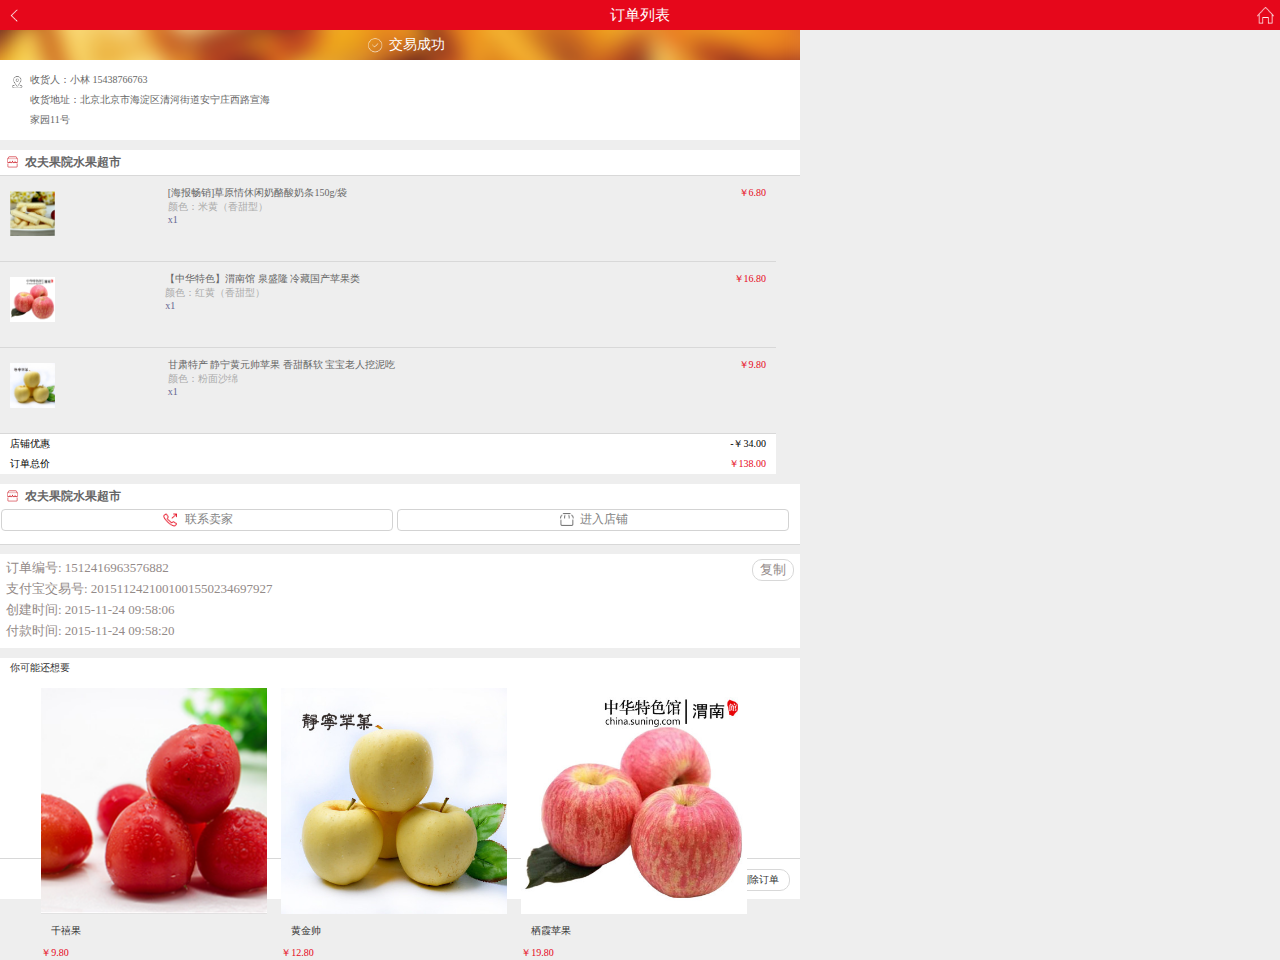
<file: 作业三：淘宝交易成功页面/index.html>
<!DOCTYPE html>
<html>
  <head>
    <meta charset="UTF-8" />
    <meta
      name="viewport"
      content="width=device-width, initial-scale=1.0, maximum-scale=1.0, user-scalable=0"
    />
    <meta http-equiv="X-UA-Compatible" content="ie=edge" />
    <title>淘宝交易</title>
    <link rel="stylesheet" href="./less/index.css" />
    <script src="./js/setrem.js"></script>
  </head>

  <body>
    <!-- 头部 -->
    <header>
      <a href="#" class="boult"></a>
      <span>订单列表</span>
      <a href="#" class="home"></a>
    </header>
    <!-- 交易成功导航栏 -->
    <nav>
      <span></span>
      交易成功
    </nav>
    <!-- 地址 -->
    <div class="site">
      <div class="logo">
        <img src="./images/position.png" alt="" />
      </div>
      <!-- 住址 地址 -->
      <div class="address">
        <p>收货人：小林 15438766763</p>
        <p>收货地址：北京北京市海淀区清河街道安宁庄西路宣海</p>
        <p>家园11号</p>
      </div>
    </div>
    <!-- 商品 主体部分 -->
    <main>
      <div class="nav">
        <span></span>
        <h3>农夫果院水果超市</h3>
      </div>
      <!-- 商品列表 -->
      <ul class="list">
        <li>
          <img src="./images/food2.png" alt="" />
          <div class="intro">
            <p>[海报畅销]草原情休闲奶酪酸奶条150g/袋</p>
            <span class="color">颜色：米黄（香甜型）</span>
            <span class="num">x1</span>
          </div>
          <div class="price">￥6.80</div>
        </li>
        <li>
          <img src="./images/apple.jpg" alt="" />
          <div class="intro">
            <p>【中华特色】渭南馆 泉盛隆 冷藏国产苹果类</p>
            <span class="color">颜色：红黄（香甜型）</span>
            <span class="num">x1</span>
          </div>
          <div class="price">￥16.80</div>
        </li>
        <li>
          <img src="./images/apple2.jpg" alt="" />
          <div class="intro">
            <p>甘肃特产 静宁黄元帅苹果 香甜酥软 宝宝老人挖泥吃</p>
            <span class="color">颜色：粉面沙绵</span>
            <span class="num">x1</span>
          </div>
          <div class="price">￥9.80</div>
        </li>
      </ul>
      <!-- 店铺优惠 -->
      <p class="Store">店铺优惠 <span>-￥34.00</span></p>
      <p class="Store">订单总价 <span class="price">￥138.00</span></p>
    </main>
    <!-- 下半部分 -->
    <!-- 练习卖家 -->
    <div class="tel">
      <div class="nav">
        <span></span>
        <h3>农夫果院水果超市</h3>
      </div>
      <div class="store">
        <button>
          <span></span>
          联系卖家
        </button>
        <button>
          <span></span>
          进入店铺
        </button>
      </div>
    </div>
    <!-- 订单编号 -->
    <div class="orderid">
      <p>订单编号: 1512416963576882 <span>复制</span></p>
      <p>支付宝交易号: 2015112421001001550234697927</p>
      <p>创建时间: 2015-11-24 09:58:06</p>
      <p>付款时间: 2015-11-24 09:58:20</p>
    </div>
    <!-- 底部 -->
    <footer>
      <p>你可能还想要</p>
      <ul class="show">
        <li>
          <img src="./images/fruit.png" alt="" />
          <p>千禧果</p>
          <span>￥9.80</span>
        </li>
        <li>
          <img src="./images/apple2.jpg" alt="" />
          <p>黄金帅</p>
          <span>￥12.80</span>
        </li>
        <li>
          <img src="./images/apple.jpg" alt="" />
          <p>栖霞苹果</p>
          <span>￥19.80</span>
        </li>
      </ul>
      <!-- 删除订单 -->
      <p class="delete"><span>删除订单</span></p>
    </footer>
  </body>
</html>
</file>
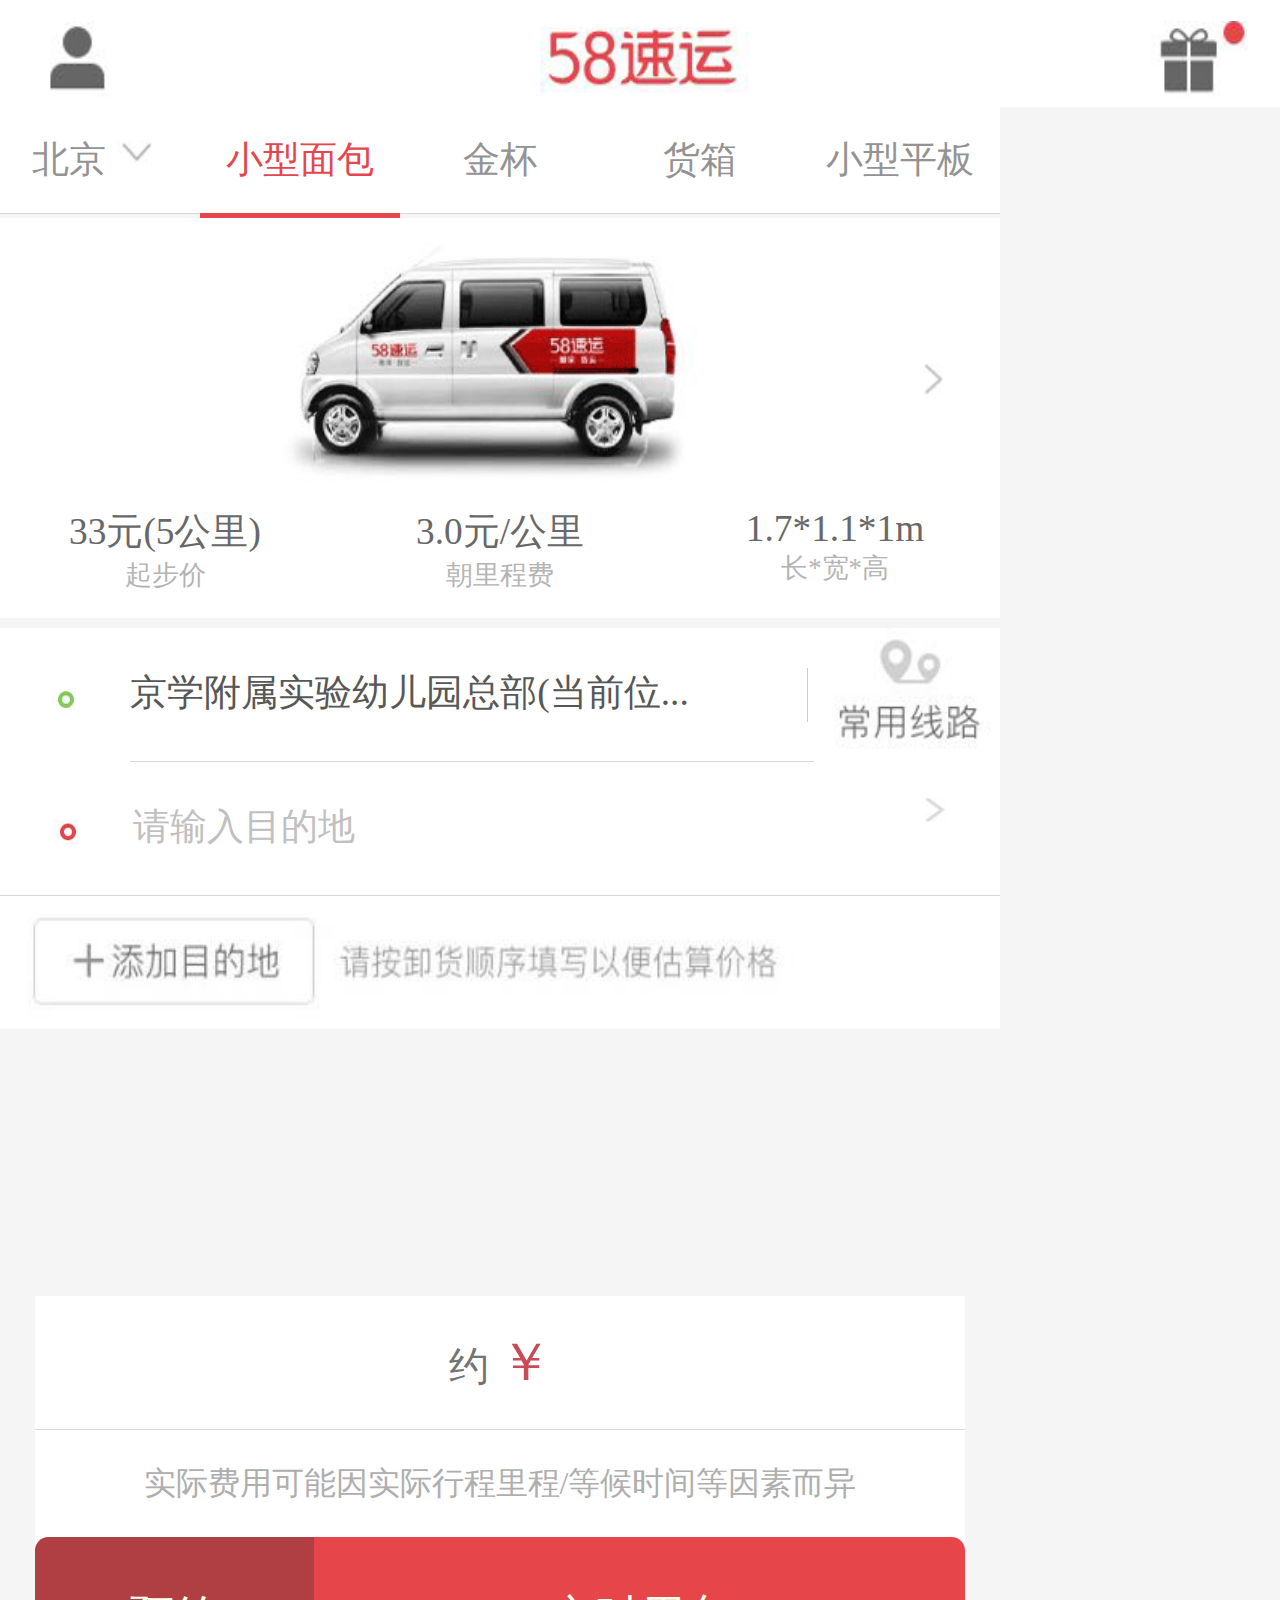
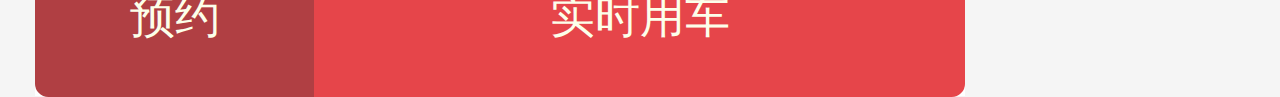
<file: 作业二：侧边划出效果/index.html>
<!DOCTYPE html>
<html>
  <head>
    <meta charset="UTF-8" />
    <meta
      name="viewport"
      content="width=device-width, initial-scale=1.0, maximum-scale=1.0, user-scalable=0"
    />
    <meta http-equiv="X-UA-Compatible" content="ie=edge" />
    <title>侧边划出</title>
    <link rel="stylesheet" href="./less/index.css" />
    <script src="./js/setrem.js"></script>
  </head>

  <body>
    <!-- 头部 -->
    <header>
      <a href="#" class="boult">
        <img src="./images/58suyun_03.png" alt="" />
      </a>
      <img src="./images/58suyun_05.png" alt="" class="sy" />
      <a href="#" class="home">
        <img src="./images/58suyun_07.png" alt="" />
      </a>
    </header>
    <!-- 导航栏 -->
    <nav>
      <ul>
        <li>
          <a href="#">北京</a>
          <span></span>
        </li>
        <li class="bottom">
          <a href="#" class="color">小型面包</a>
        </li>
        <li>
          <a href="#">金杯</a>
        </li>
        <li>
          <a href="#">货箱</a>
        </li>
        <li>
          <a href="#">小型平板</a>
        </li>
      </ul>
    </nav>
    <!-- 面包车部分 -->
    <div class="atk">
      <img src="./images/58suyun_17.png" alt="" />
      <img src="./images/58suyun_20.png" class="logo" />
      <ul>
        <li>
          <p>33元(5公里)</p>
          <span>起步价</span>
        </li>
        <li>
          <p>3.0元/公里</p>
          <span>朝里程费</span>
        </li>
        <li>
          <p>1.7*1.1*1m</p>
          <span>长*宽*高</span>
        </li>
      </ul>
    </div>
    <!-- 目的地 -->
    <div class="bourn">
      <ul>
        <li>
          <a href="#">
            <img src="./images/58suyun_27.png" alt="" />
          </a>
          <p><span>京学附属实验幼儿园总部(当前位...</span></p>
          <img src="./images/58suyun_24.png" alt="" class="img" />
        </li>
        <li class="bg">
          <a href="#">
            <img src="./images/58suyun_31.png" alt="" />
          </a>
          <p class="my">
            <span class="md">请输入目的地 </span>
          </p>
          <img src="./images/58suyun_33.png" class="jt" alt="" />
        </li>
        <li class="jh">
          <img
            src="./images/Snipaste_2022-11-11_19-21-54.jpg"
            class="logo"
            alt=""
          />
        </li>
      </ul>
    </div>
    <!-- 预约底部 -->
    <footer>
      <p>
        约
        <span>￥</span>
      </p>
      <p class="actual">实际费用可能因实际行程里程/等候时间等因素而异</p>
      <div class="footer">
        <a href="#" class="order">预约</a>
        <a href="#" class="real">实时用车</a>
      </div>
    </footer>
    <!-- 遮罩 -->
    <div class="shade"></div>
    <!-- 侧边栏 -->
    <div class="sidebar">
      <ul>
        <li>
          <a href="#">
            <img src="./images/guest.png" alt="" />
          </a>
        </li>
        <li><a href="#">我的余额</a></li>
        <li><a href="#">我的订单</a></li>
        <li><a href="#">我的收藏</a></li>
        <li><a href="#">我的积分</a></li>
        <li><a href="#">个人中心</a></li>
      </ul>
    </div>
  </body>
</html>
<script src="./js/index.js"></script>
</file>
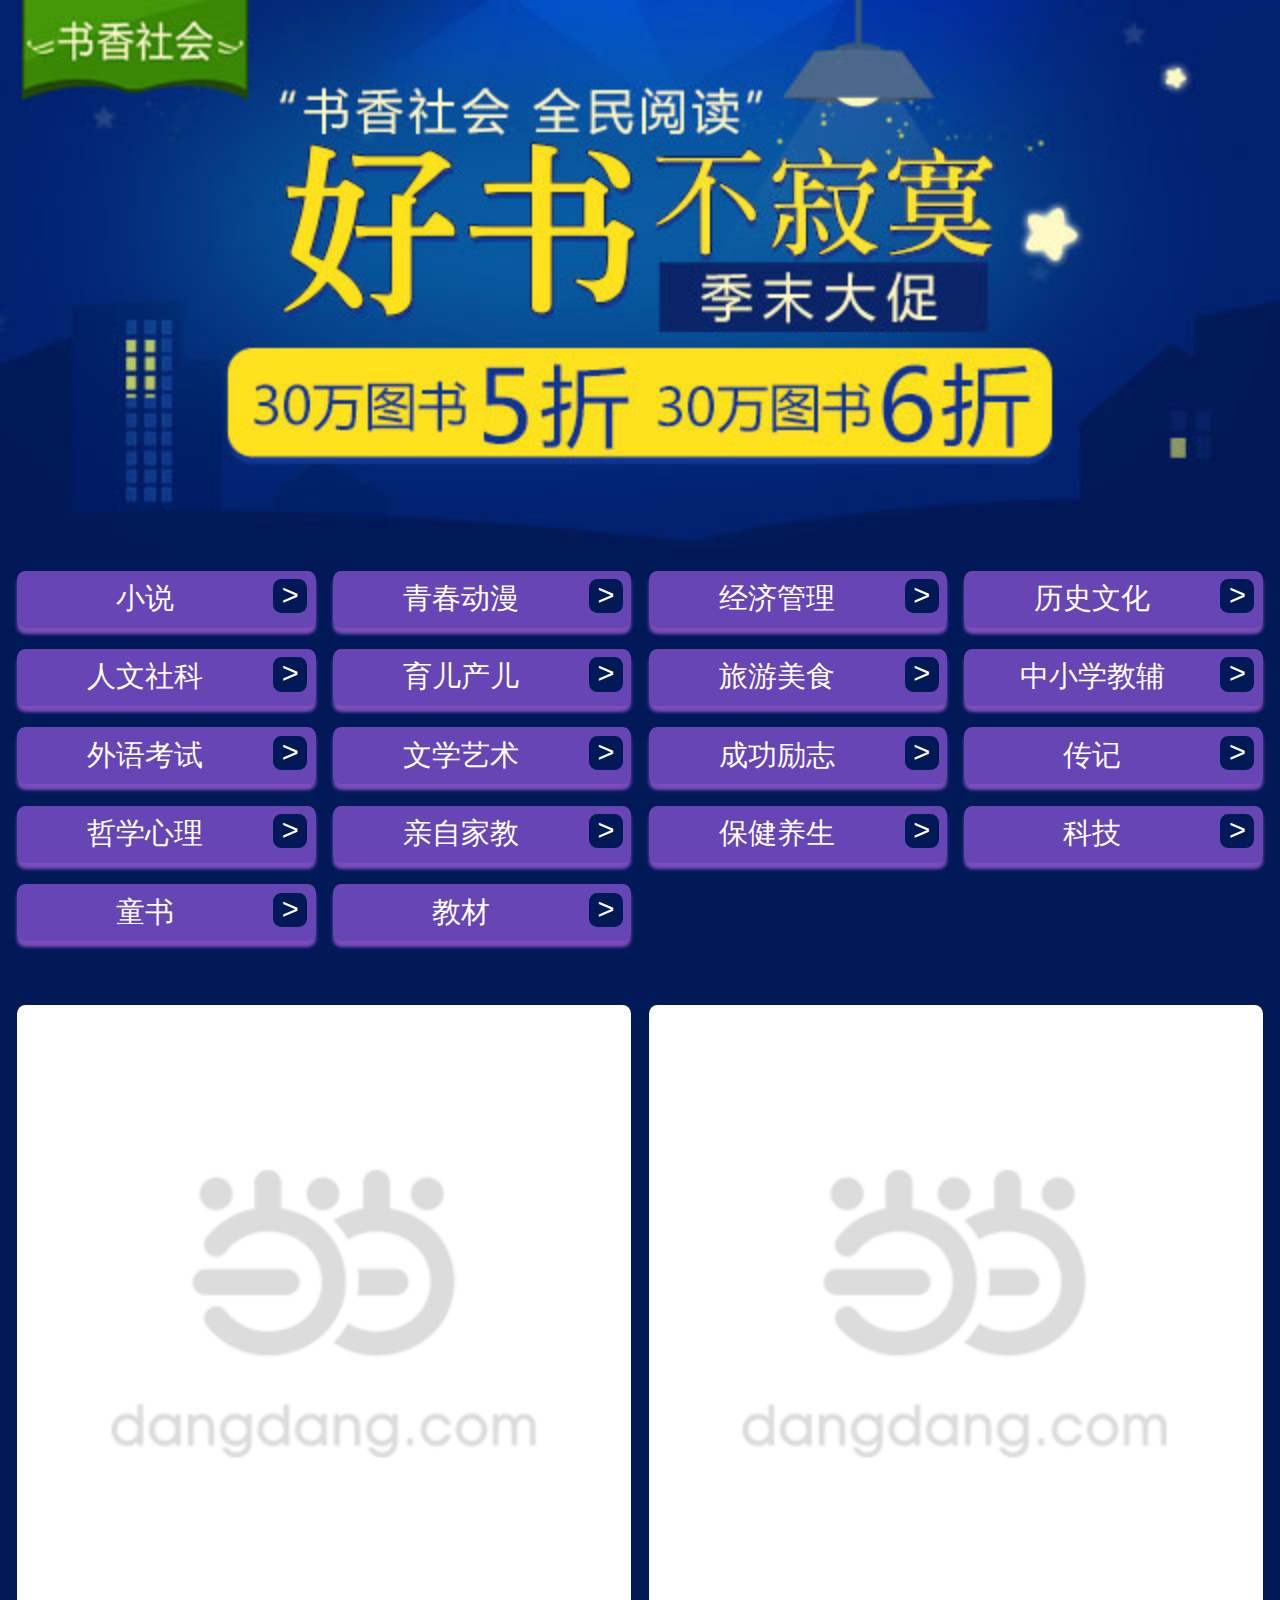
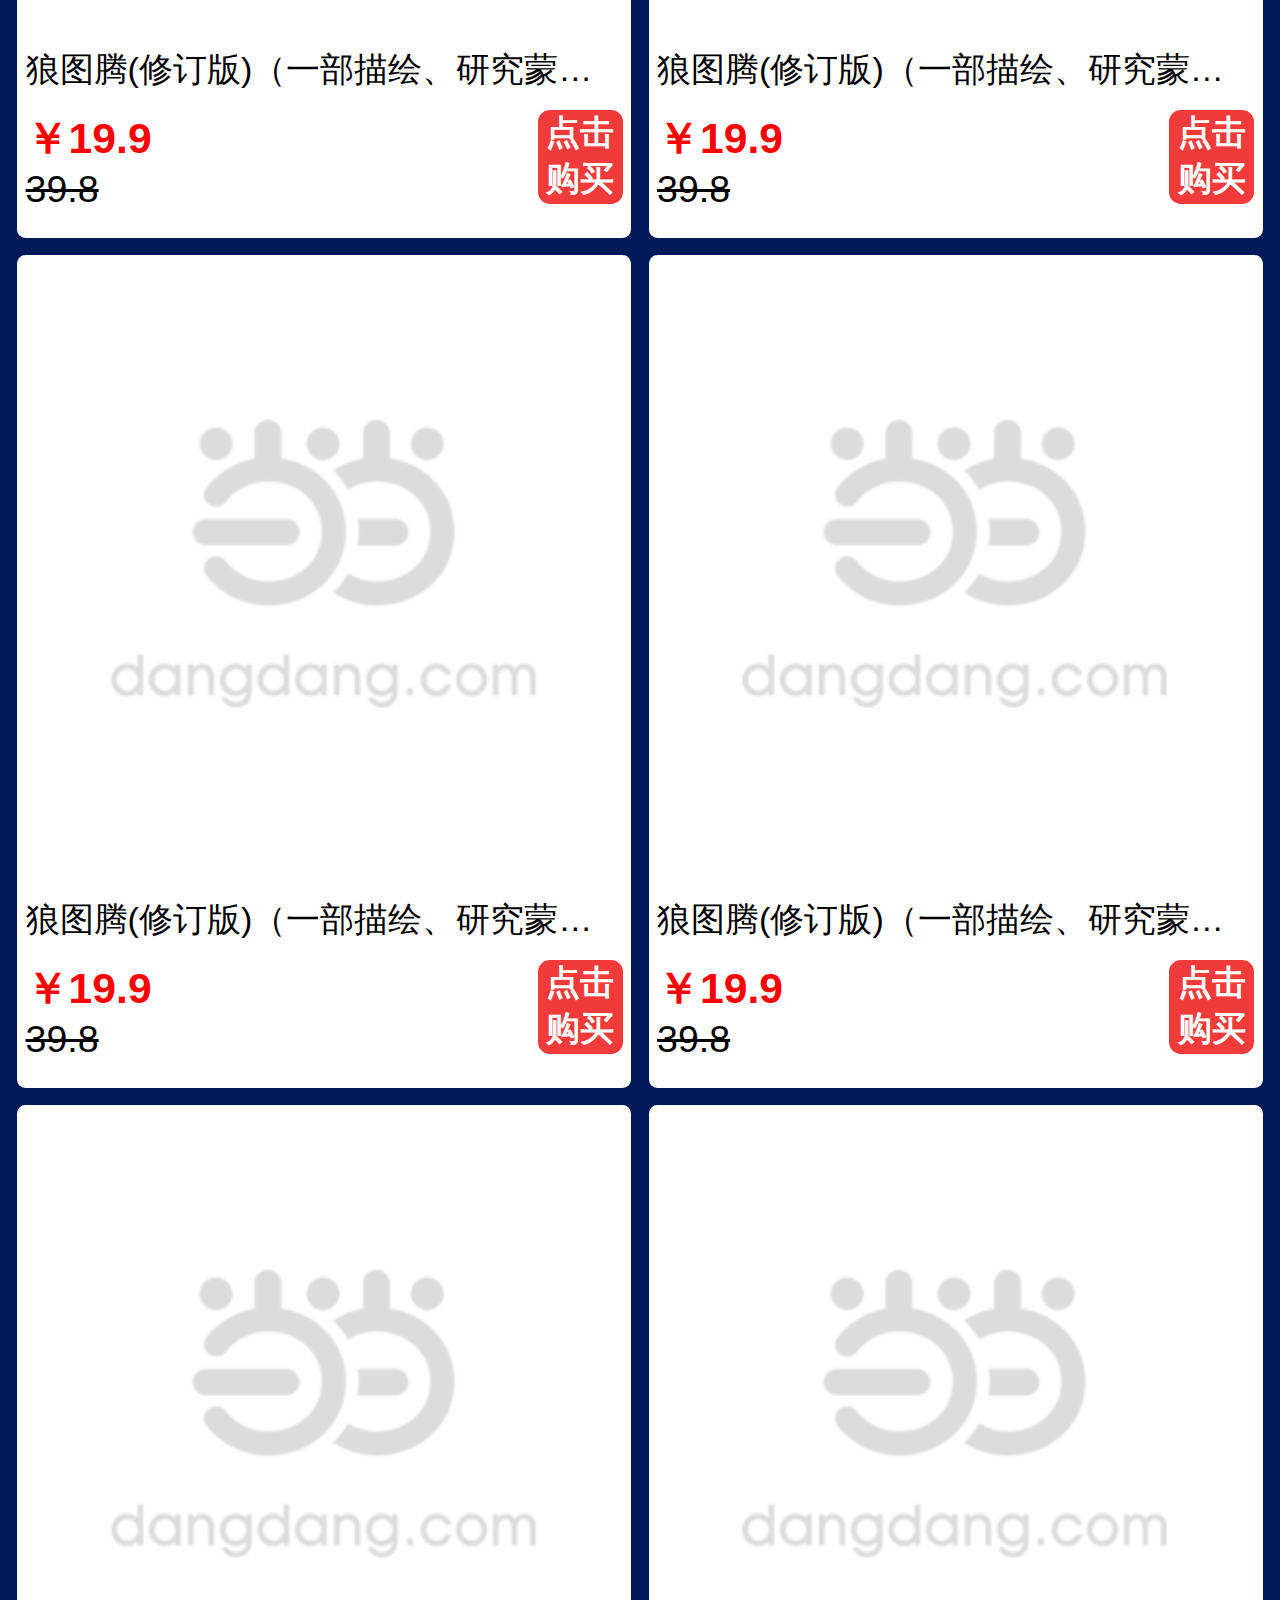
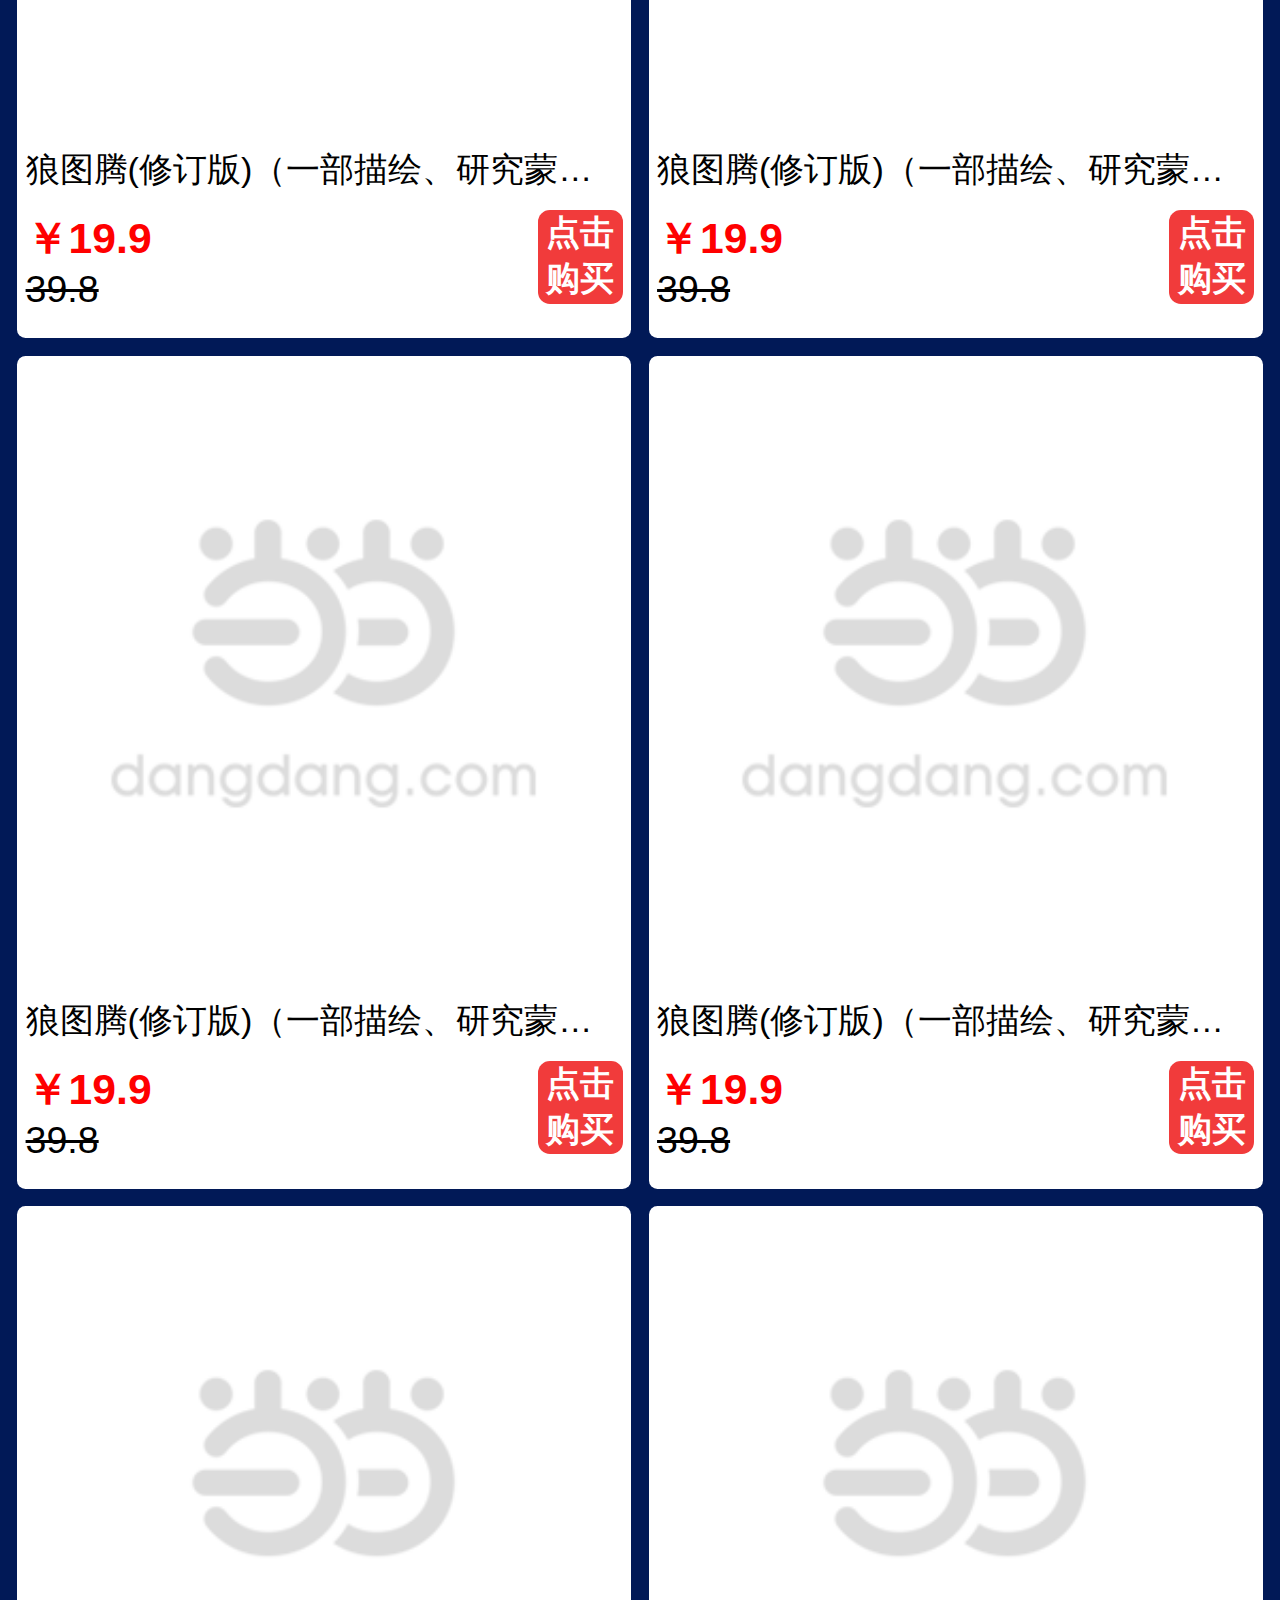
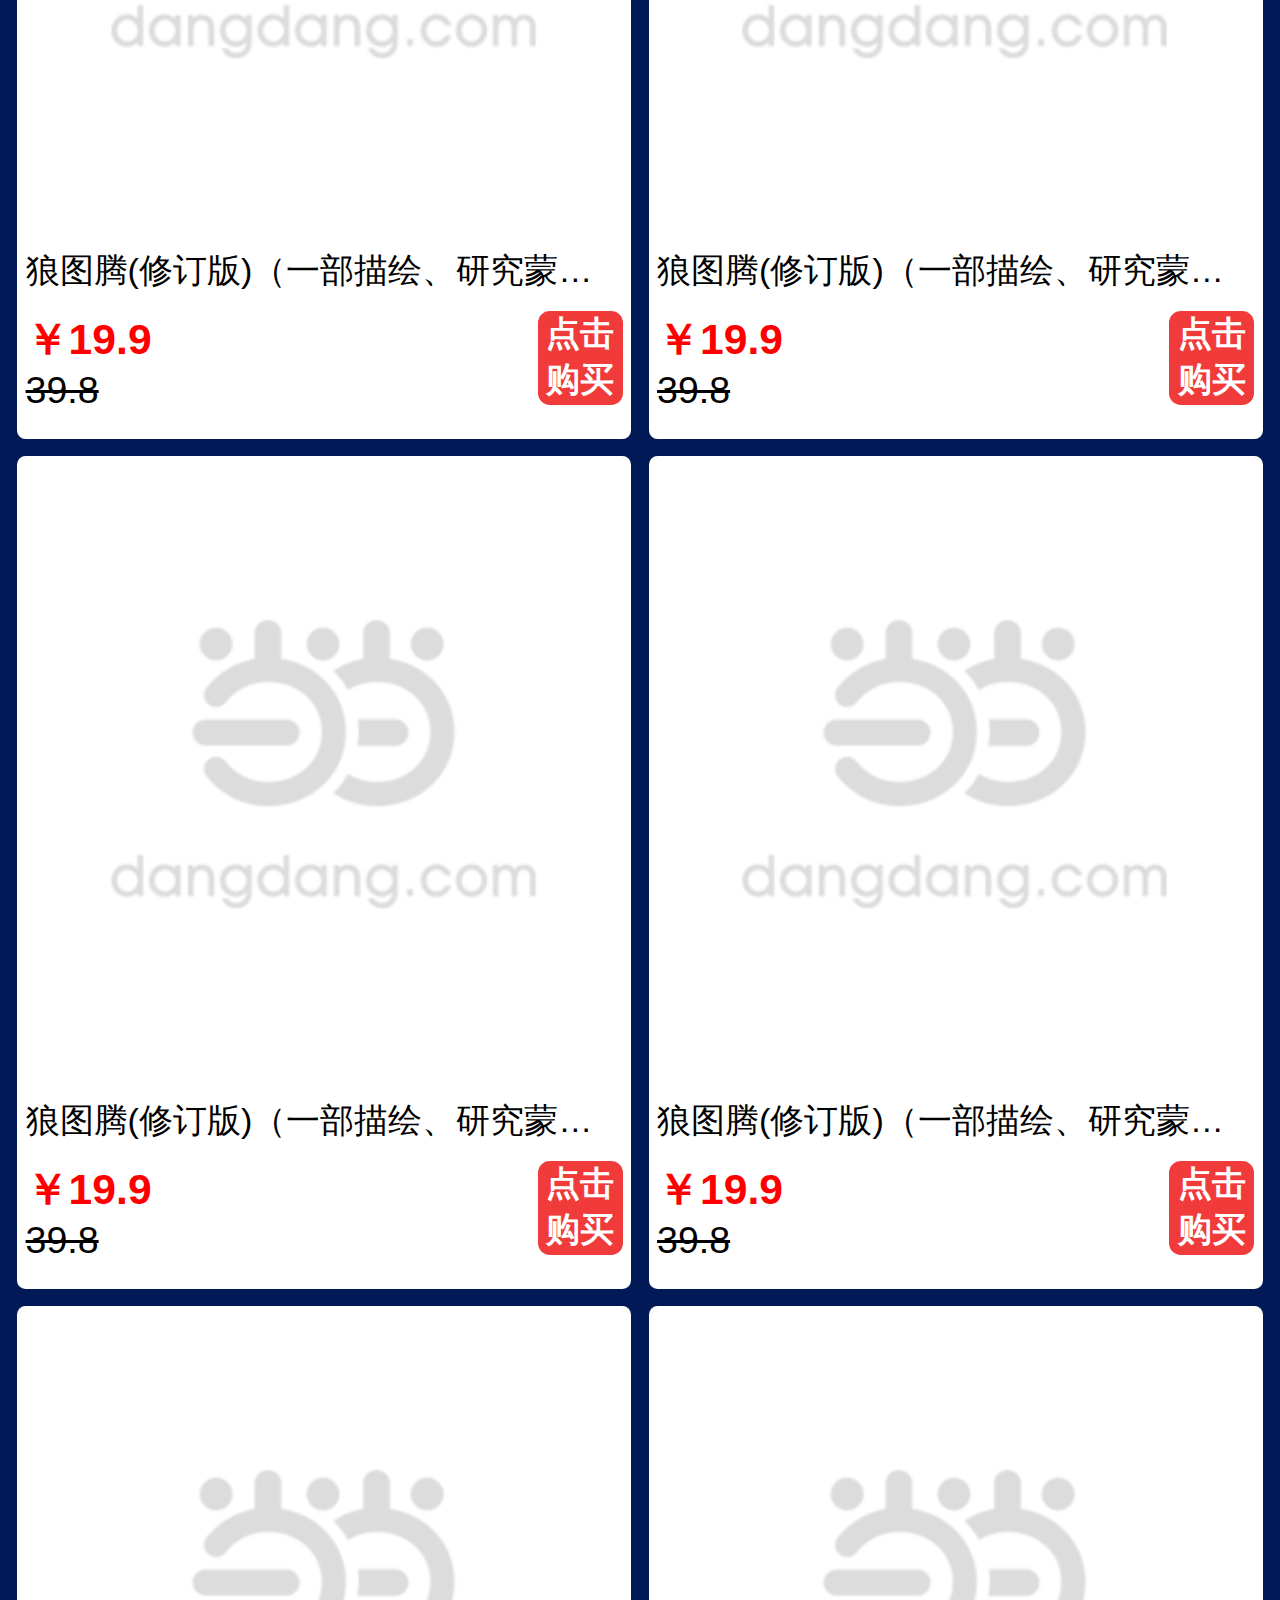
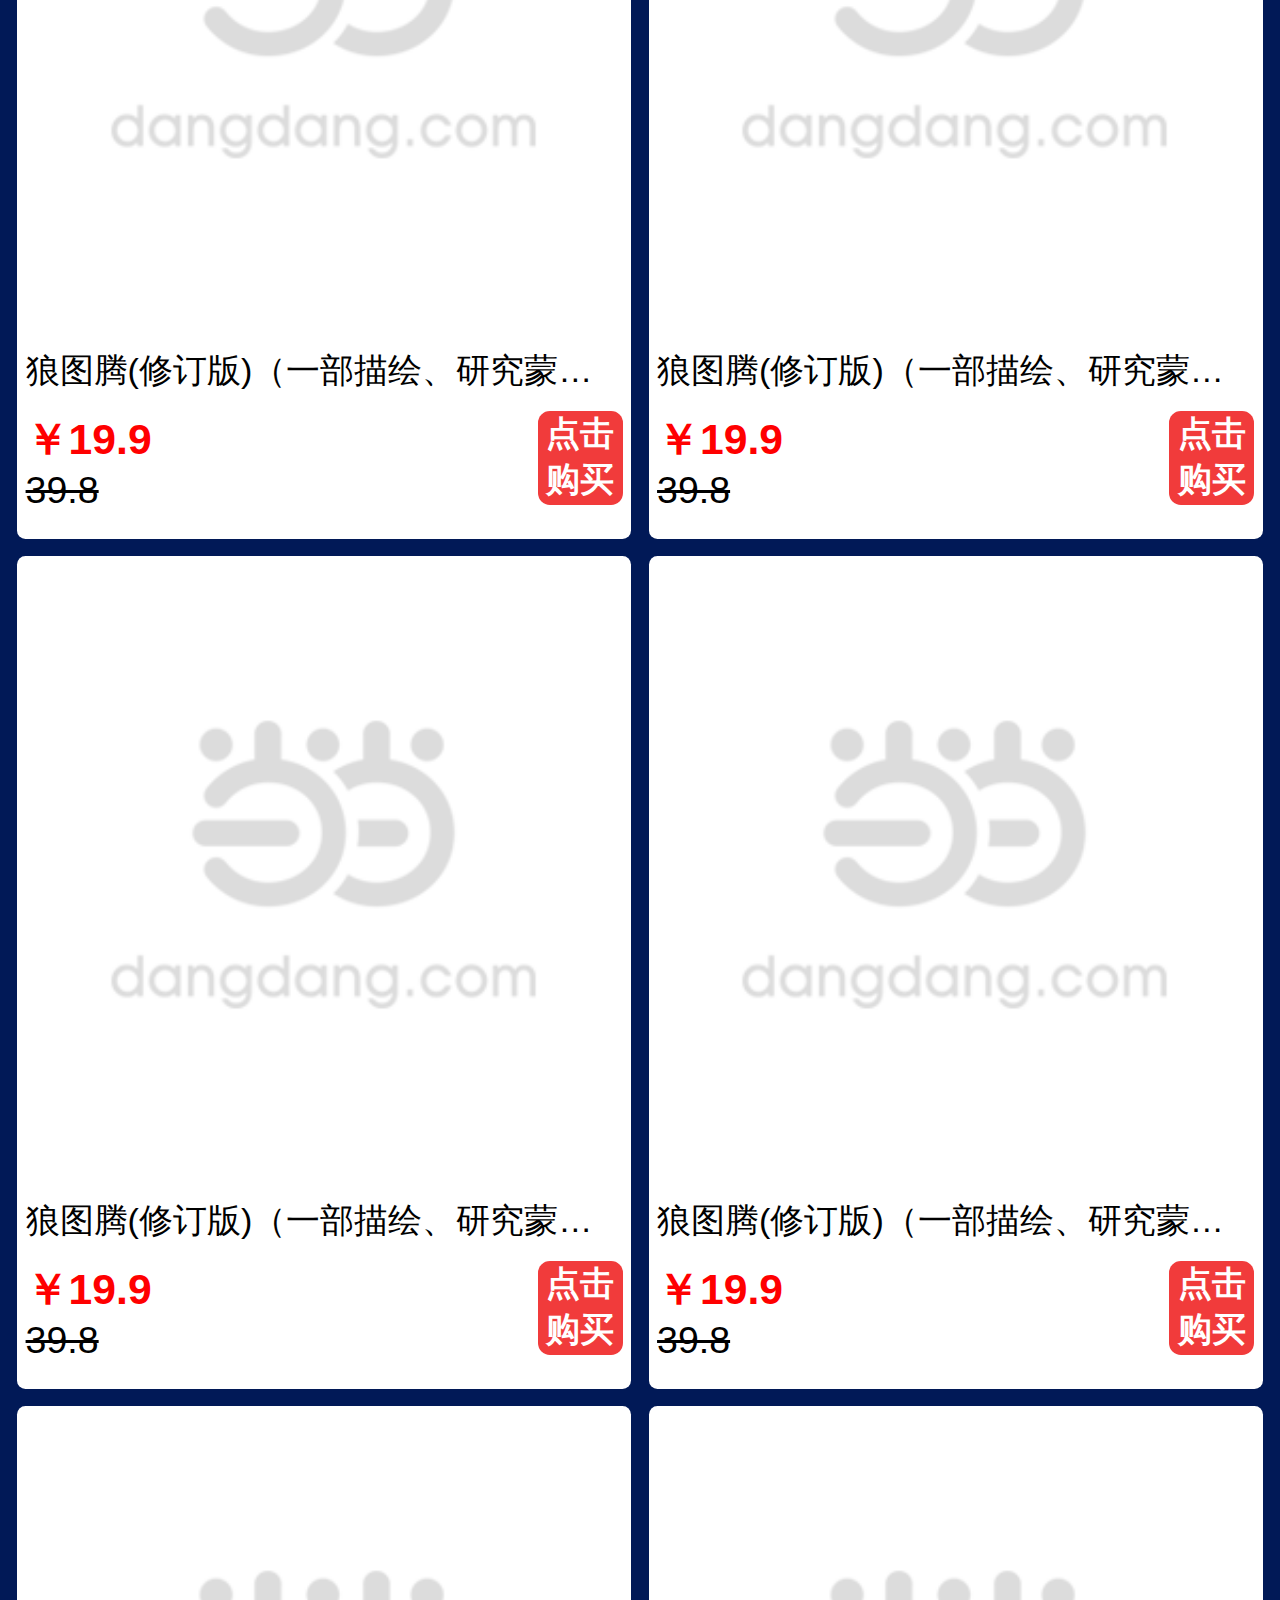
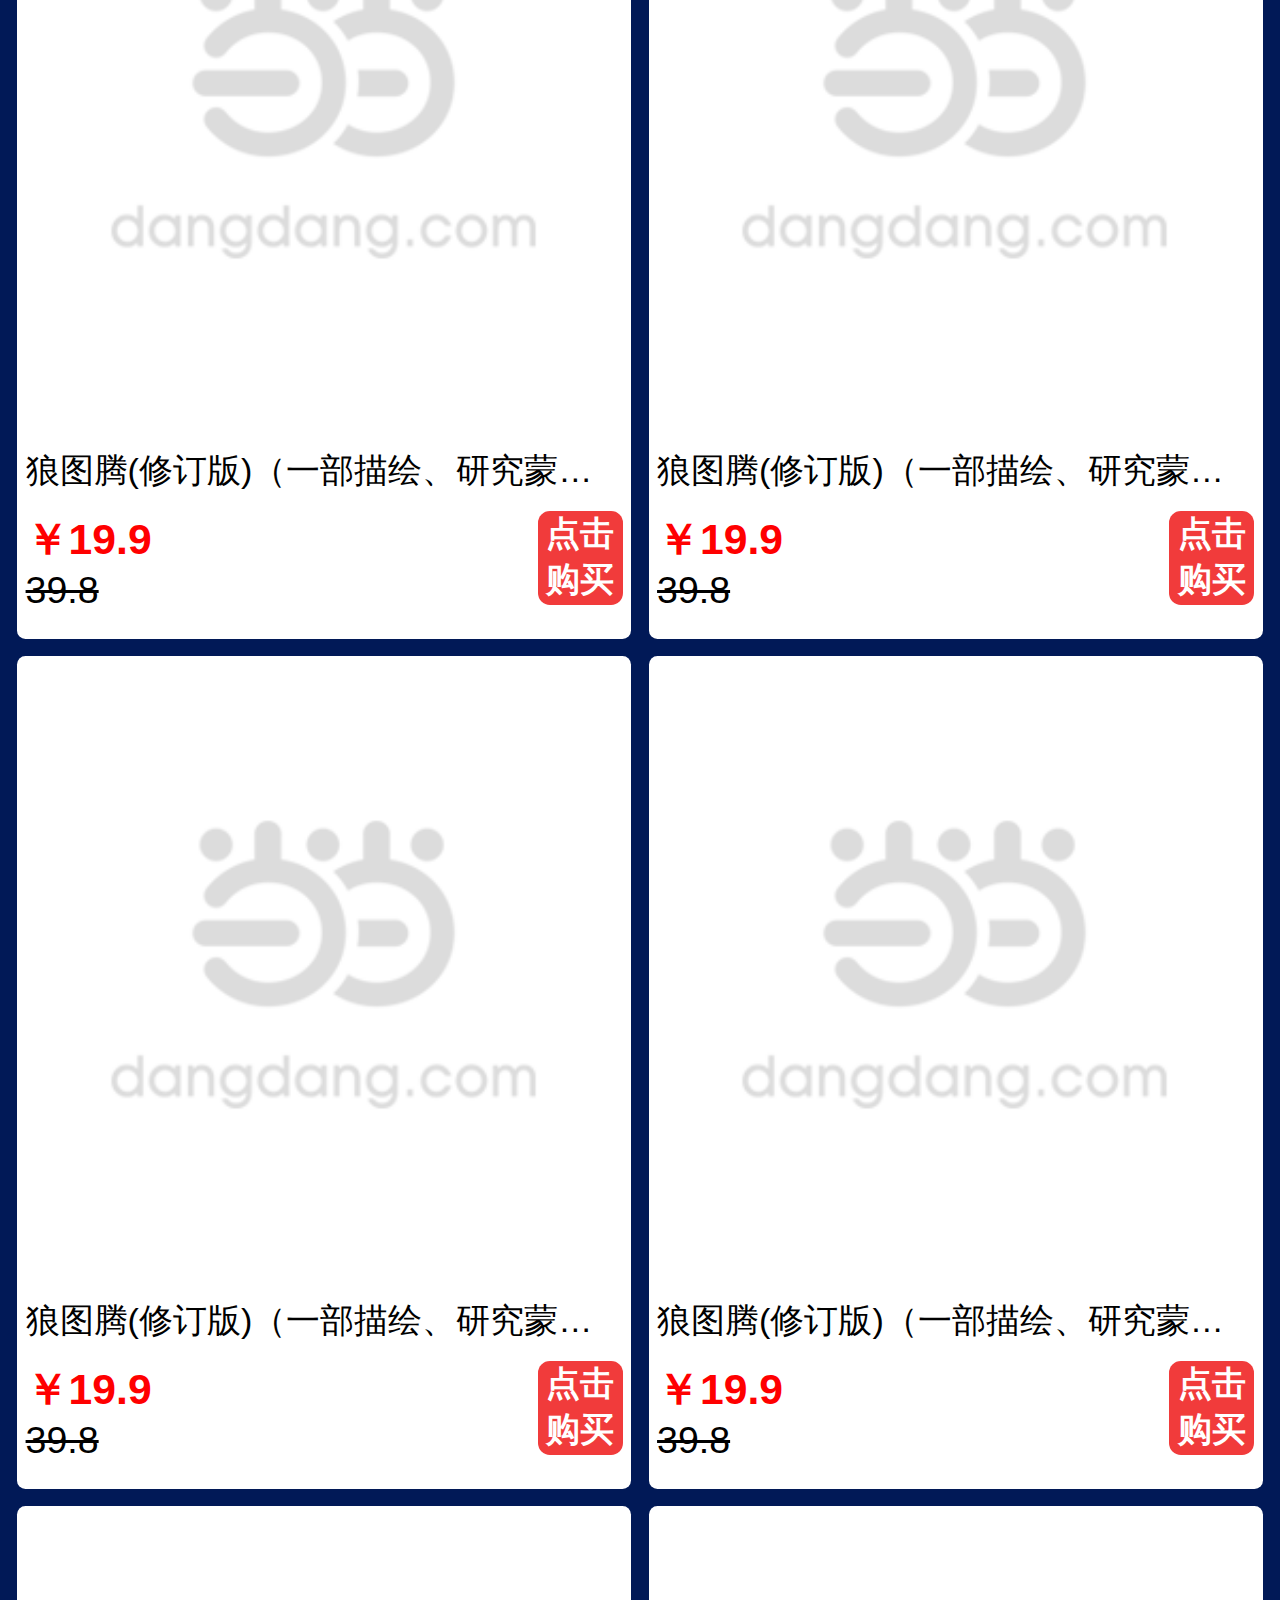
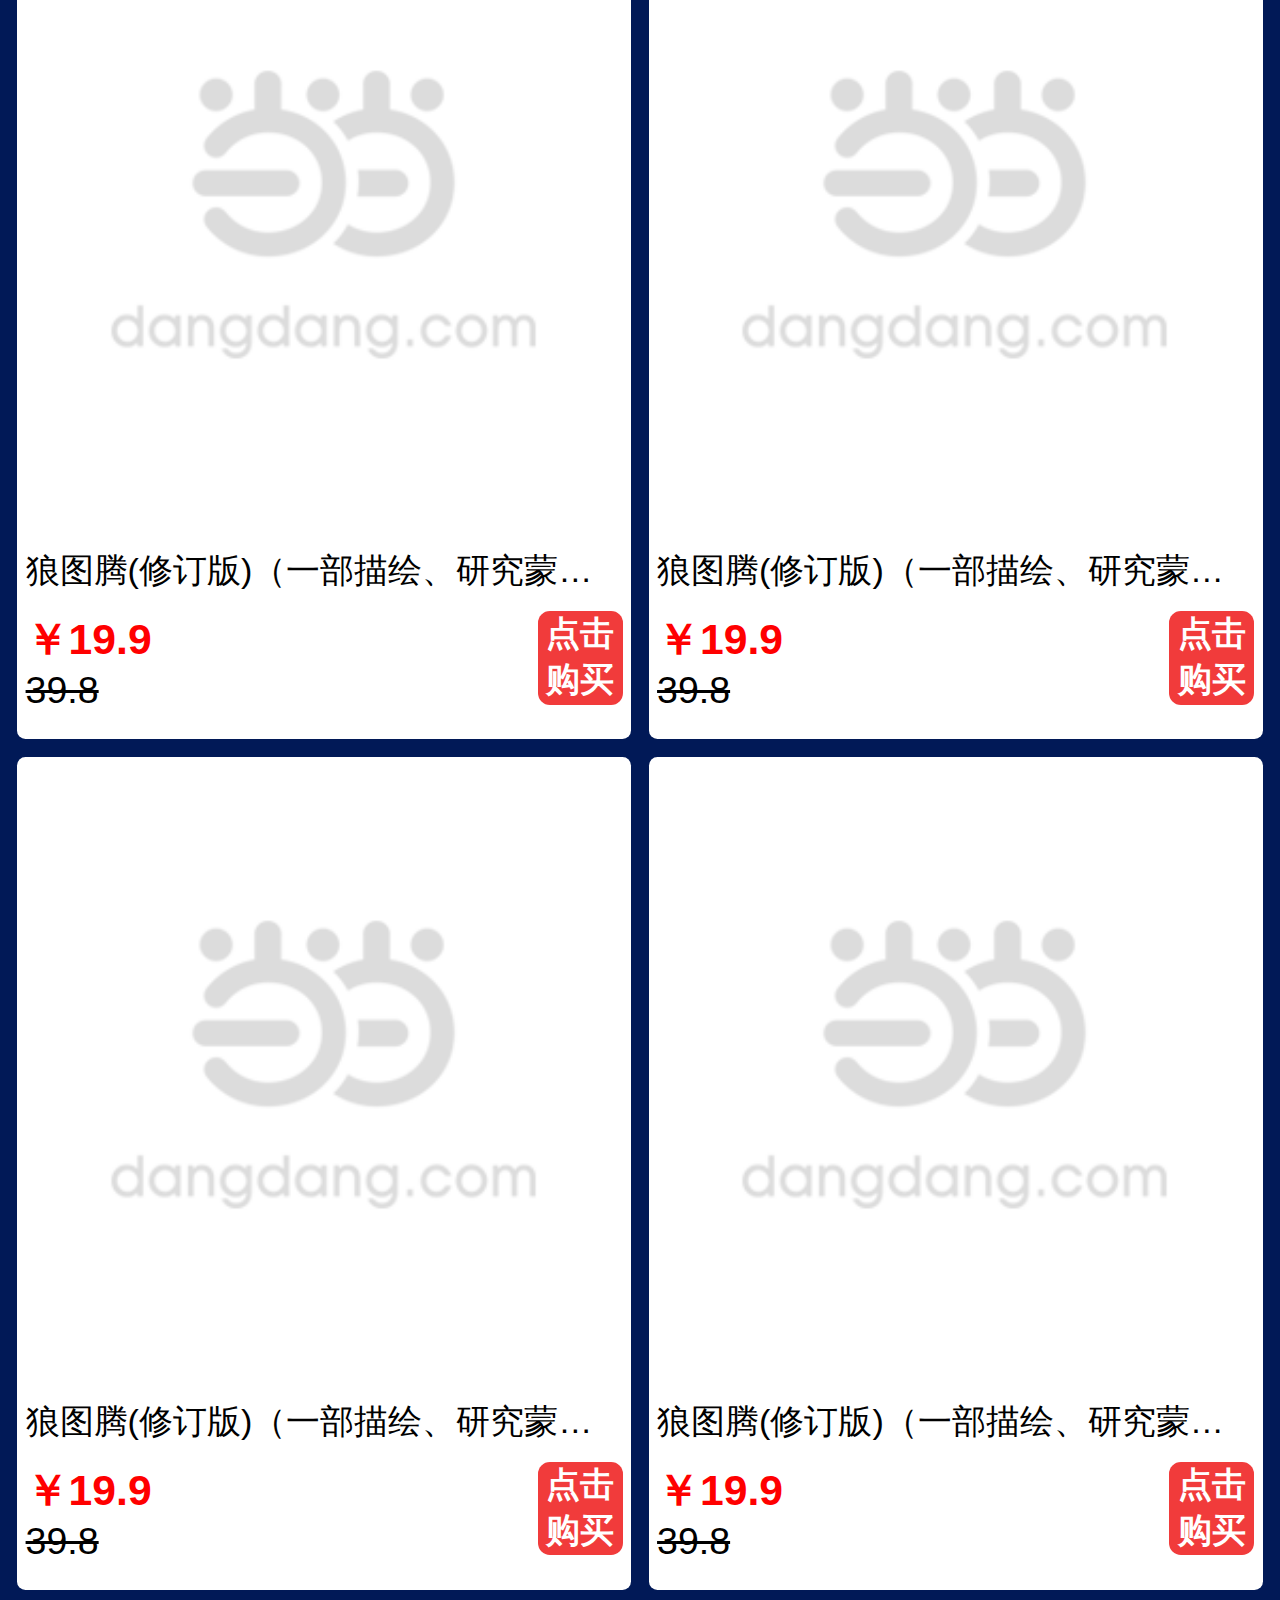
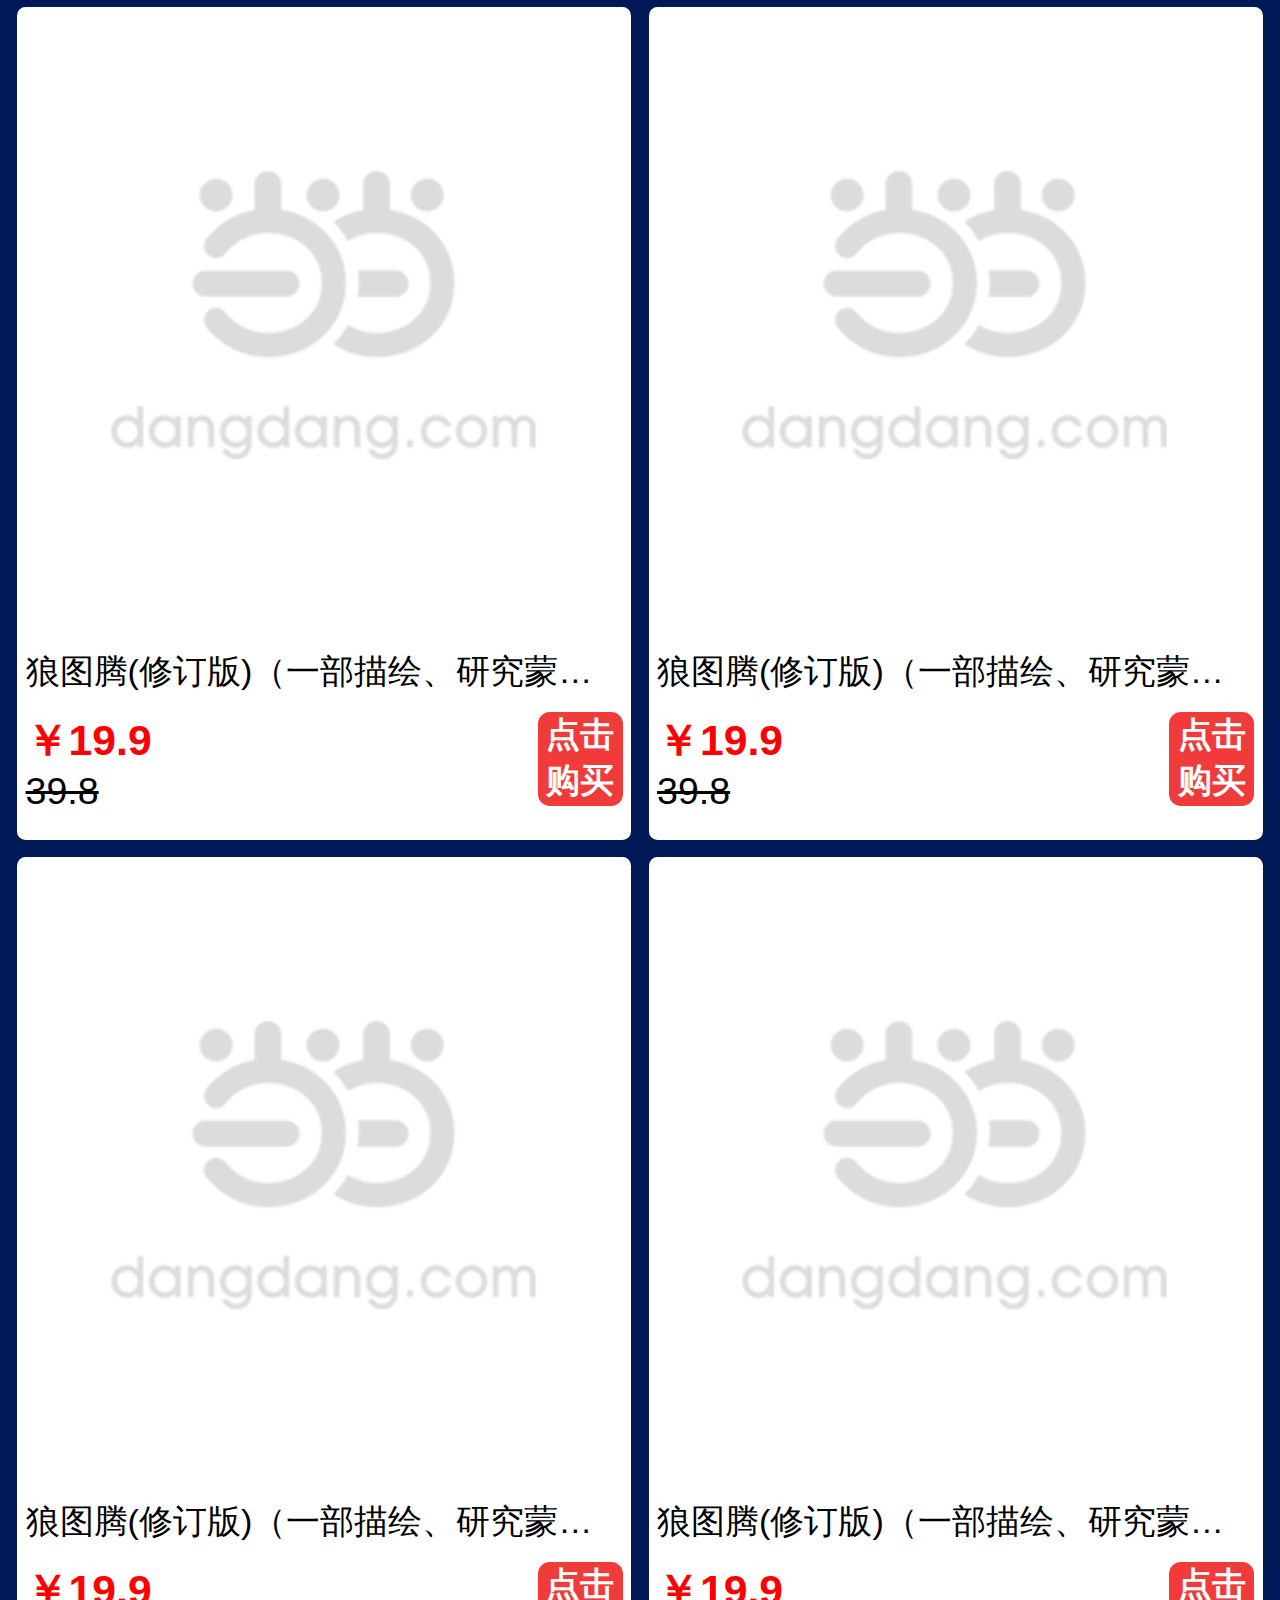
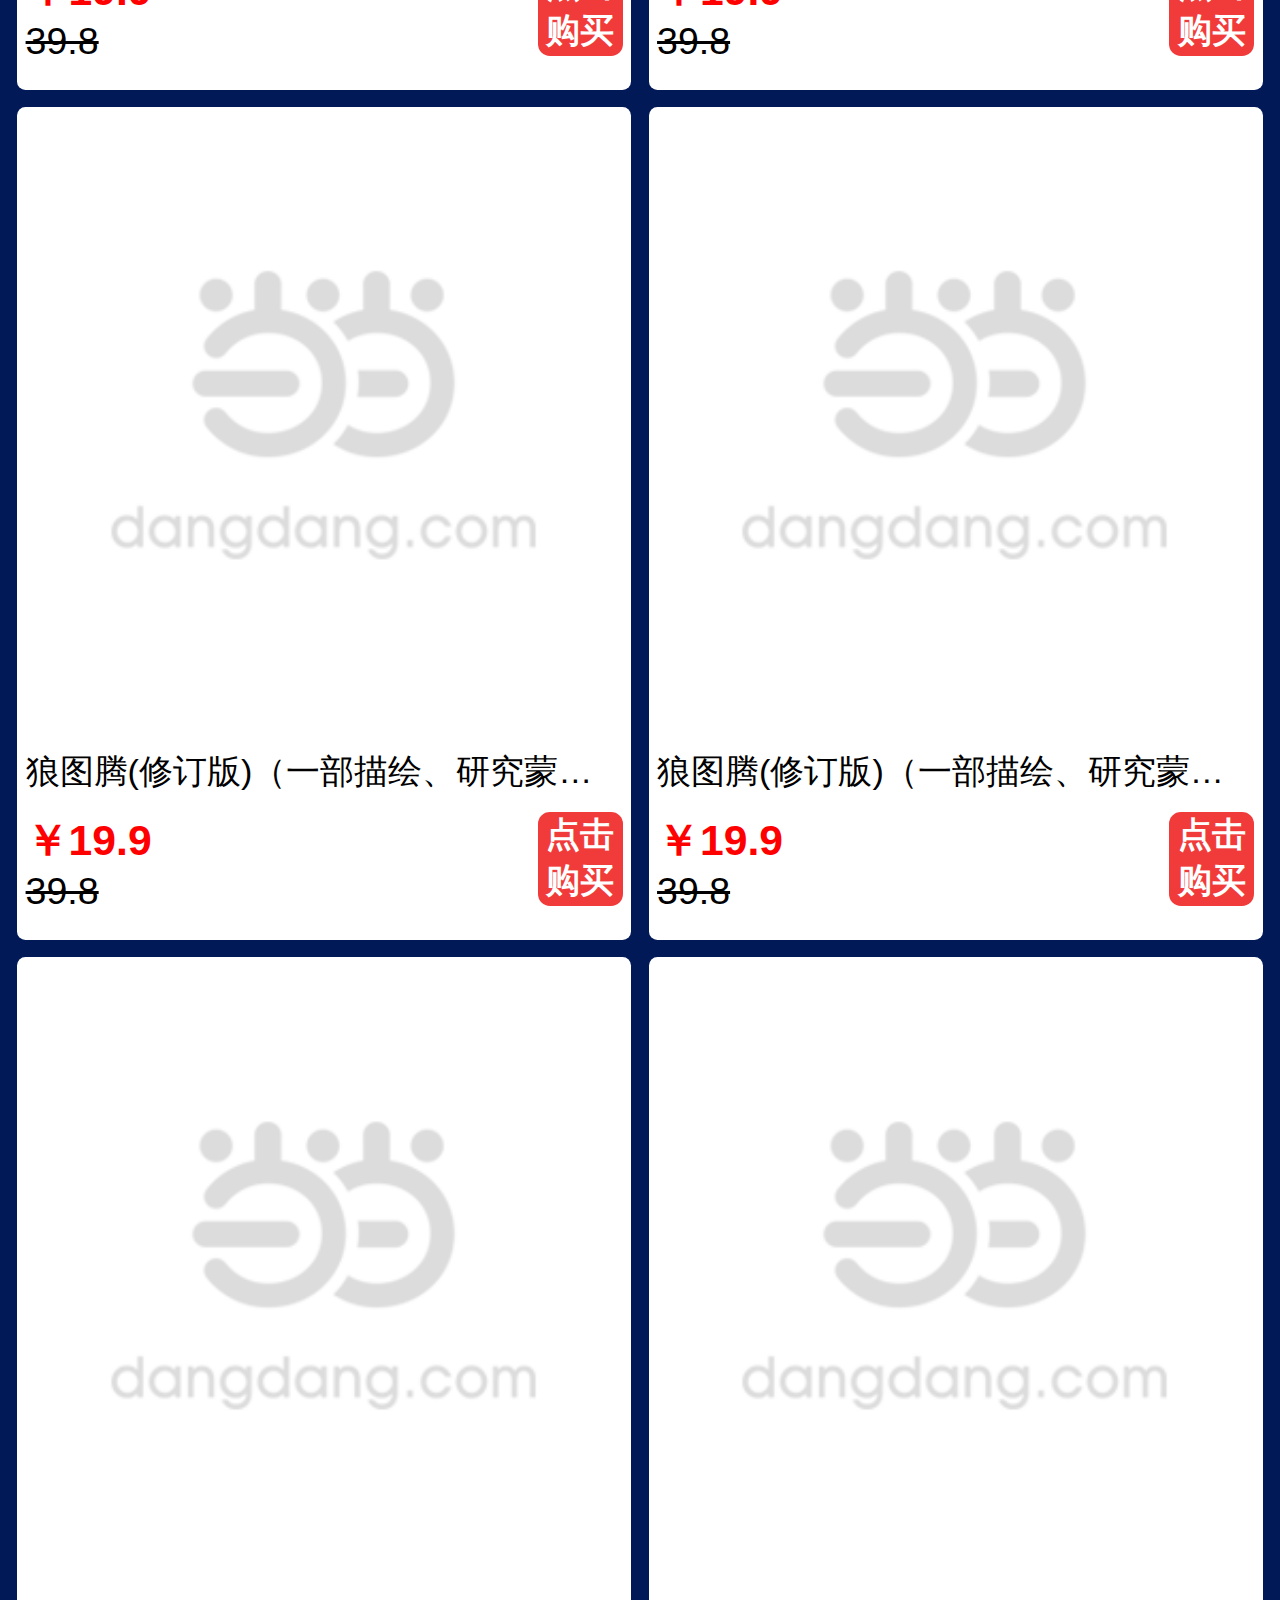
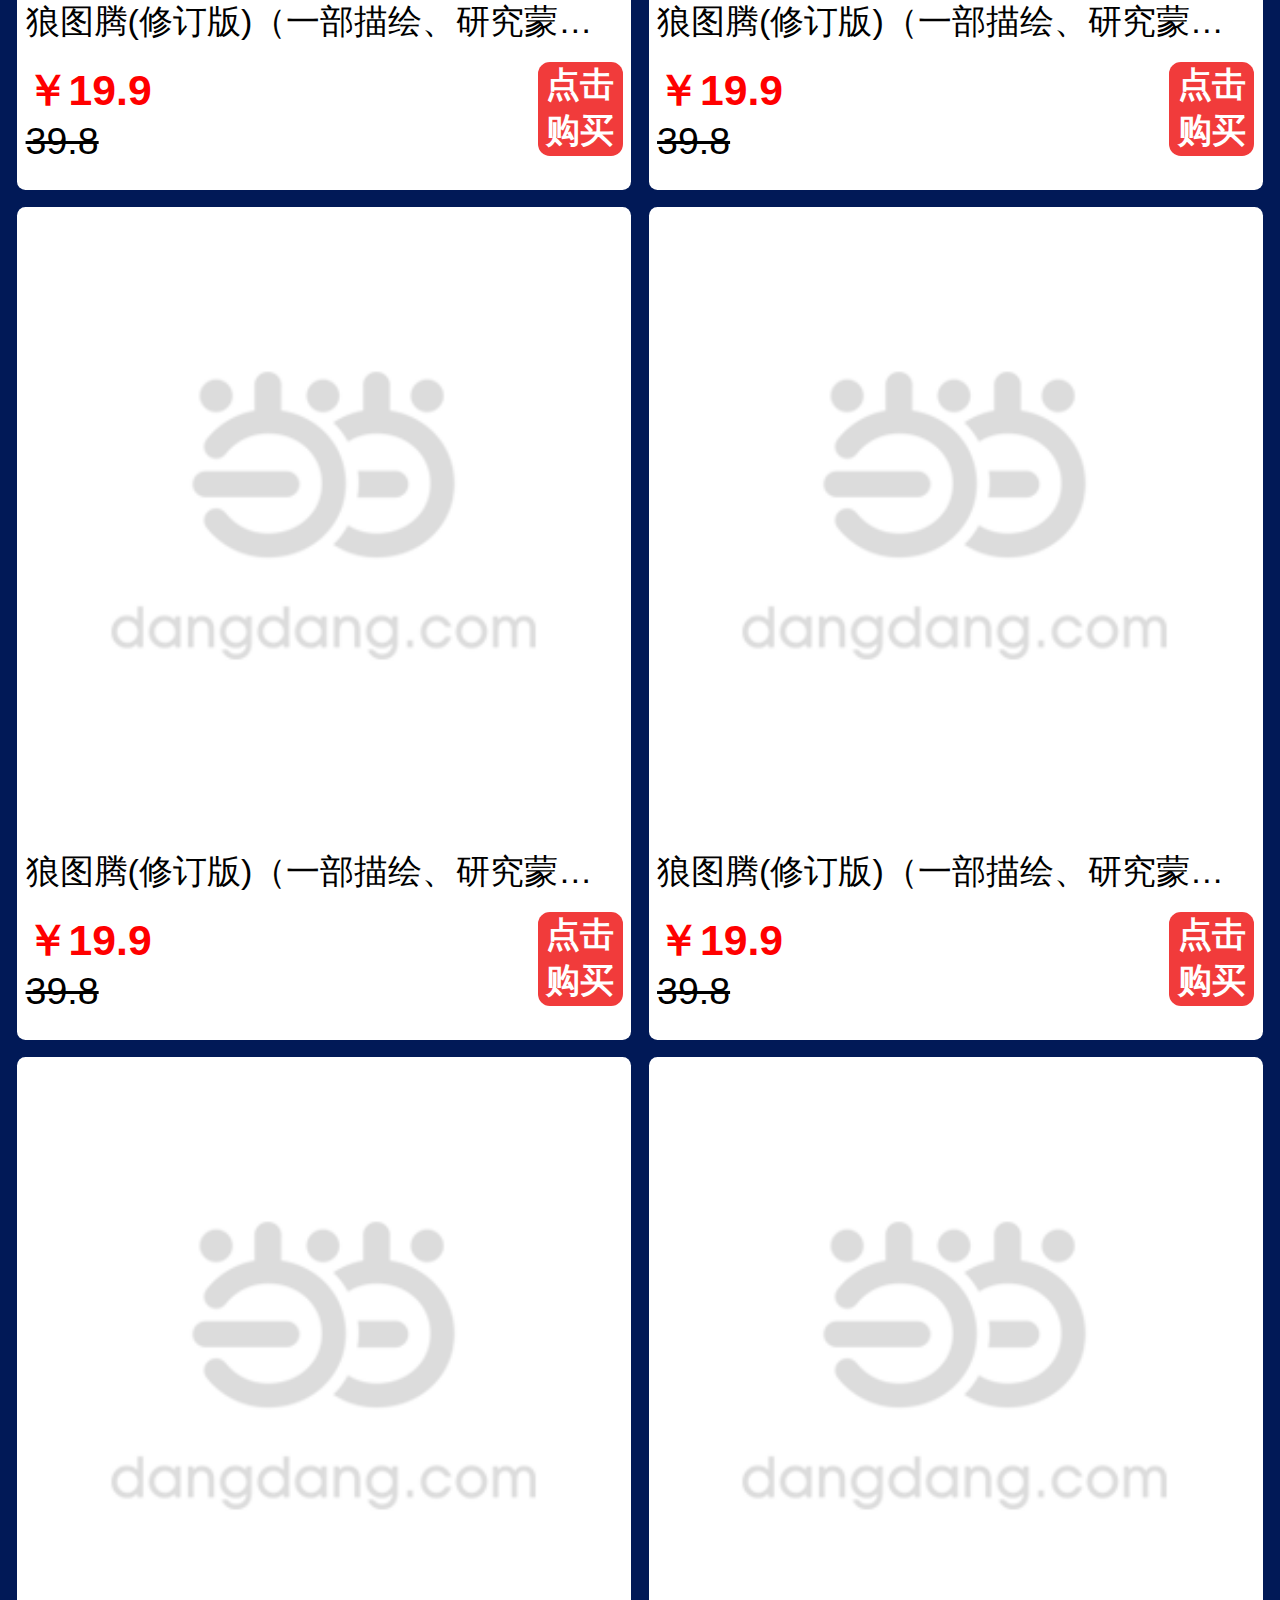
<file: 作业一：当当书香节/当当书香节.html>
<!DOCTYPE html>
<html lang="en">
  <head>
    <meta charset="UTF-8" />
    <meta http-equiv="X-UA-Compatible" content="IE=edge" />
    <meta name="viewport" content="width=device-width, initial-scale=1.0" />
    <link rel="stylesheet" href="./less/index.css" />
    <link rel="stylesheet" href="./less/reset.css" />
    <title>当当书香节</title>
  </head>

  <body>
    <div class="box">
      <img src="./images/jmsj_hw150316g.jpg" alt="" />
      <div class="box_nav">
        <ul class="b_list">
          <li class="b_li">
            <a href="#">
              <span>小说</span>
              <span> > </span>
            </a>
          </li>
          <li class="b_li">
            <a href="#">
              <span>青春动漫</span>
              <span> > </span>
            </a>
          </li>
          <li class="b_li">
            <a href="#">
              <span>经济管理</span>
              <span> > </span>
            </a>
          </li>
          <li class="b_li">
            <a href="#">
              <span>历史文化</span>
              <span> > </span>
            </a>
          </li>
          <li class="b_li">
            <a href="#">
              <span>人文社科</span>
              <span> > </span>
            </a>
          </li>
          <li class="b_li">
            <a href="#">
              <span>育儿产儿</span>
              <span> > </span>
            </a>
          </li>
          <li class="b_li">
            <a href="#">
              <span>旅游美食</span>
              <span> > </span>
            </a>
          </li>
          <li class="b_li">
            <a href="#">
              <span>中小学教辅</span>
              <span> > </span>
            </a>
          </li>
          <li class="b_li">
            <a href="#">
              <span>外语考试</span>
              <span> > </span>
            </a>
          </li>
          <li class="b_li">
            <a href="#">
              <span>文学艺术</span>
              <span> > </span>
            </a>
          </li>
          <li class="b_li">
            <a href="#">
              <span>成功励志</span>
              <span> > </span>
            </a>
          </li>
          <li class="b_li">
            <a href="#">
              <span>传记</span>
              <span> > </span>
            </a>
          </li>
          <li class="b_li">
            <a href="#">
              <span>哲学心理</span>
              <span> > </span>
            </a>
          </li>
          <li class="b_li">
            <a href="#">
              <span>亲自家教</span>
              <span> > </span>
            </a>
          </li>
          <li class="b_li">
            <a href="#">
              <span>保健养生</span>
              <span> > </span>
            </a>
          </li>
          <li class="b_li">
            <a href="#">
              <span>科技</span>
              <span> > </span>
            </a>
          </li>
          <li class="b_li">
            <a href="#">
              <span>童书</span>
              <span> > </span>
            </a>
          </li>
          <li class="b_li">
            <a href="#">
              <span>教材</span>
              <span> > </span>
            </a>
          </li>
        </ul>
      </div>
      <ul class="main">
        <li>
          <div class="m_content">
            <img
              src="./images/bg_pic.png"
              data-realSrc="./images/xiaowangz.jpg"
              class="images"
            />
            <div class="m_name">
              狼图腾(修订版)（一部描绘、研究蒙古草原狼的“旷世奇书”）
            </div>
            <div class="m_price">
              <div class="left">
                <span class="s1">￥19.9</span>
                <span class="s2">39.8</span>
              </div>
              <div class="right">点击购买</div>
            </div>
          </div>
        </li>
        <li>
          <div class="m_content">
            <img
              src="./images/bg_pic.png"
              data-realSrc="./images/langtut.jpg"
              class="images"
            />
            <div class="m_name">
              狼图腾(修订版)（一部描绘、研究蒙古草原狼的“旷世奇书”）
            </div>
            <div class="m_price">
              <div class="left">
                <span class="s1">￥19.9</span>
                <span class="s2">39.8</span>
              </div>
              <div class="right">点击购买</div>
            </div>
          </div>
        </li>
        <li>
          <div class="m_content">
            <img
              src="./images/bg_pic.png"
              data-realSrc="./images/yelusheleng.jpg"
              class="images"
            />
            <div class="m_name">
              狼图腾(修订版)（一部描绘、研究蒙古草原狼的“旷世奇书”）
            </div>
            <div class="m_price">
              <div class="left">
                <span class="s1">￥19.9</span>
                <span class="s2">39.8</span>
              </div>
              <div class="right">点击购买</div>
            </div>
          </div>
        </li>
        <li>
          <div class="m_content">
            <img
              src="./images/bg_pic.png"
              data-realSrc="./images/pinang.jpg"
              class="images"
            />
            <div class="m_name">
              狼图腾(修订版)（一部描绘、研究蒙古草原狼的“旷世奇书”）
            </div>
            <div class="m_price">
              <div class="left">
                <span class="s1">￥19.9</span>
                <span class="s2">39.8</span>
              </div>
              <div class="right">点击购买</div>
            </div>
          </div>
        </li>
        <li>
          <div class="m_content">
            <img
              src="./images/bg_pic.png"
              data-realSrc="./images/dashuju.jpg"
              class="images"
            />
            <div class="m_name">
              狼图腾(修订版)（一部描绘、研究蒙古草原狼的“旷世奇书”）
            </div>
            <div class="m_price">
              <div class="left">
                <span class="s1">￥19.9</span>
                <span class="s2">39.8</span>
              </div>
              <div class="right">点击购买</div>
            </div>
          </div>
        </li>
        <li>
          <div class="m_content">
            <img
              src="./images/bg_pic.png"
              data-realSrc="./images/cuiyut.jpg"
              class="images"
            />
            <div class="m_name">
              狼图腾(修订版)（一部描绘、研究蒙古草原狼的“旷世奇书”）
            </div>
            <div class="m_price">
              <div class="left">
                <span class="s1">￥19.9</span>
                <span class="s2">39.8</span>
              </div>
              <div class="right">点击购买</div>
            </div>
          </div>
        </li>
        <li>
          <div class="m_content">
            <img
              src="./images/bg_pic.png"
              data-realSrc="./images/mingchaonxs.jpg"
              class="images"
            />
            <div class="m_name">
              狼图腾(修订版)（一部描绘、研究蒙古草原狼的“旷世奇书”）
            </div>
            <div class="m_price">
              <div class="left">
                <span class="s1">￥19.9</span>
                <span class="s2">39.8</span>
              </div>
              <div class="right">点击购买</div>
            </div>
          </div>
        </li>
        <li>
          <div class="m_content">
            <img
              src="./images/bg_pic.png"
              data-realSrc="./images/musong.jpg"
              class="images"
            />
            <div class="m_name">
              狼图腾(修订版)（一部描绘、研究蒙古草原狼的“旷世奇书”）
            </div>
            <div class="m_price">
              <div class="left">
                <span class="s1">￥19.9</span>
                <span class="s2">39.8</span>
              </div>
              <div class="right">点击购买</div>
            </div>
          </div>
        </li>
        <li>
          <div class="m_content">
            <img
              src="./images/bg_pic.png"
              data-realSrc="./images/xiaowangz.jpg"
              class="images"
            />
            <div class="m_name">
              狼图腾(修订版)（一部描绘、研究蒙古草原狼的“旷世奇书”）
            </div>
            <div class="m_price">
              <div class="left">
                <span class="s1">￥19.9</span>
                <span class="s2">39.8</span>
              </div>
              <div class="right">点击购买</div>
            </div>
          </div>
        </li>
        <li>
          <div class="m_content">
            <img
              src="./images/bg_pic.png"
              data-realSrc="./images/langtut.jpg"
              class="images"
            />
            <div class="m_name">
              狼图腾(修订版)（一部描绘、研究蒙古草原狼的“旷世奇书”）
            </div>
            <div class="m_price">
              <div class="left">
                <span class="s1">￥19.9</span>
                <span class="s2">39.8</span>
              </div>
              <div class="right">点击购买</div>
            </div>
          </div>
        </li>
        <li>
          <div class="m_content">
            <img
              src="./images/bg_pic.png"
              data-realSrc="./images/yelusheleng.jpg"
              class="images"
            />
            <div class="m_name">
              狼图腾(修订版)（一部描绘、研究蒙古草原狼的“旷世奇书”）
            </div>
            <div class="m_price">
              <div class="left">
                <span class="s1">￥19.9</span>
                <span class="s2">39.8</span>
              </div>
              <div class="right">点击购买</div>
            </div>
          </div>
        </li>
        <li>
          <div class="m_content">
            <img
              src="./images/bg_pic.png"
              data-realSrc="./images/pinang.jpg"
              class="images"
            />
            <div class="m_name">
              狼图腾(修订版)（一部描绘、研究蒙古草原狼的“旷世奇书”）
            </div>
            <div class="m_price">
              <div class="left">
                <span class="s1">￥19.9</span>
                <span class="s2">39.8</span>
              </div>
              <div class="right">点击购买</div>
            </div>
          </div>
        </li>
        <li>
          <div class="m_content">
            <img
              src="./images/bg_pic.png"
              data-realSrc="./images/dashuju.jpg"
              class="images"
            />
            <div class="m_name">
              狼图腾(修订版)（一部描绘、研究蒙古草原狼的“旷世奇书”）
            </div>
            <div class="m_price">
              <div class="left">
                <span class="s1">￥19.9</span>
                <span class="s2">39.8</span>
              </div>
              <div class="right">点击购买</div>
            </div>
          </div>
        </li>
        <li>
          <div class="m_content">
            <img
              src="./images/bg_pic.png"
              data-realSrc="./images/cuiyut.jpg"
              class="images"
            />
            <div class="m_name">
              狼图腾(修订版)（一部描绘、研究蒙古草原狼的“旷世奇书”）
            </div>
            <div class="m_price">
              <div class="left">
                <span class="s1">￥19.9</span>
                <span class="s2">39.8</span>
              </div>
              <div class="right">点击购买</div>
            </div>
          </div>
        </li>
        <li>
          <div class="m_content">
            <img
              src="./images/bg_pic.png"
              data-realSrc="./images/mingchaonxs.jpg"
              class="images"
            />
            <div class="m_name">
              狼图腾(修订版)（一部描绘、研究蒙古草原狼的“旷世奇书”）
            </div>
            <div class="m_price">
              <div class="left">
                <span class="s1">￥19.9</span>
                <span class="s2">39.8</span>
              </div>
              <div class="right">点击购买</div>
            </div>
          </div>
        </li>
        <li>
          <div class="m_content">
            <img
              src="./images/bg_pic.png"
              data-realSrc="./images/musong.jpg"
              class="images"
            />
            <div class="m_name">
              狼图腾(修订版)（一部描绘、研究蒙古草原狼的“旷世奇书”）
            </div>
            <div class="m_price">
              <div class="left">
                <span class="s1">￥19.9</span>
                <span class="s2">39.8</span>
              </div>
              <div class="right">点击购买</div>
            </div>
          </div>
        </li>
        <li>
          <div class="m_content">
            <img
              src="./images/bg_pic.png"
              data-realSrc="./images/xiaowangz.jpg"
              class="images"
            />
            <div class="m_name">
              狼图腾(修订版)（一部描绘、研究蒙古草原狼的“旷世奇书”）
            </div>
            <div class="m_price">
              <div class="left">
                <span class="s1">￥19.9</span>
                <span class="s2">39.8</span>
              </div>
              <div class="right">点击购买</div>
            </div>
          </div>
        </li>
        <li>
          <div class="m_content">
            <img
              src="./images/bg_pic.png"
              data-realSrc="./images/langtut.jpg"
              class="images"
            />
            <div class="m_name">
              狼图腾(修订版)（一部描绘、研究蒙古草原狼的“旷世奇书”）
            </div>
            <div class="m_price">
              <div class="left">
                <span class="s1">￥19.9</span>
                <span class="s2">39.8</span>
              </div>
              <div class="right">点击购买</div>
            </div>
          </div>
        </li>
        <li>
          <div class="m_content">
            <img
              src="./images/bg_pic.png"
              data-realSrc="./images/yelusheleng.jpg"
              class="images"
            />
            <div class="m_name">
              狼图腾(修订版)（一部描绘、研究蒙古草原狼的“旷世奇书”）
            </div>
            <div class="m_price">
              <div class="left">
                <span class="s1">￥19.9</span>
                <span class="s2">39.8</span>
              </div>
              <div class="right">点击购买</div>
            </div>
          </div>
        </li>
        <li>
          <div class="m_content">
            <img
              src="./images/bg_pic.png"
              data-realSrc="./images/pinang.jpg"
              class="images"
            />
            <div class="m_name">
              狼图腾(修订版)（一部描绘、研究蒙古草原狼的“旷世奇书”）
            </div>
            <div class="m_price">
              <div class="left">
                <span class="s1">￥19.9</span>
                <span class="s2">39.8</span>
              </div>
              <div class="right">点击购买</div>
            </div>
          </div>
        </li>
        <li>
          <div class="m_content">
            <img
              src="./images/bg_pic.png"
              data-realSrc="./images/dashuju.jpg"
              class="images"
            />
            <div class="m_name">
              狼图腾(修订版)（一部描绘、研究蒙古草原狼的“旷世奇书”）
            </div>
            <div class="m_price">
              <div class="left">
                <span class="s1">￥19.9</span>
                <span class="s2">39.8</span>
              </div>
              <div class="right">点击购买</div>
            </div>
          </div>
        </li>
        <li>
          <div class="m_content">
            <img
              src="./images/bg_pic.png"
              data-realSrc="./images/cuiyut.jpg"
              class="images"
            />
            <div class="m_name">
              狼图腾(修订版)（一部描绘、研究蒙古草原狼的“旷世奇书”）
            </div>
            <div class="m_price">
              <div class="left">
                <span class="s1">￥19.9</span>
                <span class="s2">39.8</span>
              </div>
              <div class="right">点击购买</div>
            </div>
          </div>
        </li>
        <li>
          <div class="m_content">
            <img
              src="./images/bg_pic.png"
              data-realSrc="./images/mingchaonxs.jpg"
              class="images"
            />
            <div class="m_name">
              狼图腾(修订版)（一部描绘、研究蒙古草原狼的“旷世奇书”）
            </div>
            <div class="m_price">
              <div class="left">
                <span class="s1">￥19.9</span>
                <span class="s2">39.8</span>
              </div>
              <div class="right">点击购买</div>
            </div>
          </div>
        </li>
        <li>
          <div class="m_content">
            <img
              src="./images/bg_pic.png"
              data-realSrc="./images/musong.jpg"
              class="images"
            />
            <div class="m_name">
              狼图腾(修订版)（一部描绘、研究蒙古草原狼的“旷世奇书”）
            </div>
            <div class="m_price">
              <div class="left">
                <span class="s1">￥19.9</span>
                <span class="s2">39.8</span>
              </div>
              <div class="right">点击购买</div>
            </div>
          </div>
        </li>
        <li>
          <div class="m_content">
            <img
              src="./images/bg_pic.png"
              data-realSrc="./images/xiaowangz.jpg"
              class="images"
            />
            <div class="m_name">
              狼图腾(修订版)（一部描绘、研究蒙古草原狼的“旷世奇书”）
            </div>
            <div class="m_price">
              <div class="left">
                <span class="s1">￥19.9</span>
                <span class="s2">39.8</span>
              </div>
              <div class="right">点击购买</div>
            </div>
          </div>
        </li>
        <li>
          <div class="m_content">
            <img
              src="./images/bg_pic.png"
              data-realSrc="./images/langtut.jpg"
              class="images"
            />
            <div class="m_name">
              狼图腾(修订版)（一部描绘、研究蒙古草原狼的“旷世奇书”）
            </div>
            <div class="m_price">
              <div class="left">
                <span class="s1">￥19.9</span>
                <span class="s2">39.8</span>
              </div>
              <div class="right">点击购买</div>
            </div>
          </div>
        </li>
        <li>
          <div class="m_content">
            <img
              src="./images/bg_pic.png"
              data-realSrc="./images/yelusheleng.jpg"
              class="images"
            />
            <div class="m_name">
              狼图腾(修订版)（一部描绘、研究蒙古草原狼的“旷世奇书”）
            </div>
            <div class="m_price">
              <div class="left">
                <span class="s1">￥19.9</span>
                <span class="s2">39.8</span>
              </div>
              <div class="right">点击购买</div>
            </div>
          </div>
        </li>
        <li>
          <div class="m_content">
            <img
              src="./images/bg_pic.png"
              data-realSrc="./images/pinang.jpg"
              class="images"
            />
            <div class="m_name">
              狼图腾(修订版)（一部描绘、研究蒙古草原狼的“旷世奇书”）
            </div>
            <div class="m_price">
              <div class="left">
                <span class="s1">￥19.9</span>
                <span class="s2">39.8</span>
              </div>
              <div class="right">点击购买</div>
            </div>
          </div>
        </li>
        <li>
          <div class="m_content">
            <img
              src="./images/bg_pic.png"
              data-realSrc="./images/dashuju.jpg"
              class="images"
            />
            <div class="m_name">
              狼图腾(修订版)（一部描绘、研究蒙古草原狼的“旷世奇书”）
            </div>
            <div class="m_price">
              <div class="left">
                <span class="s1">￥19.9</span>
                <span class="s2">39.8</span>
              </div>
              <div class="right">点击购买</div>
            </div>
          </div>
        </li>
        <li>
          <div class="m_content">
            <img
              src="./images/bg_pic.png"
              data-realSrc="./images/cuiyut.jpg"
              class="images"
            />
            <div class="m_name">
              狼图腾(修订版)（一部描绘、研究蒙古草原狼的“旷世奇书”）
            </div>
            <div class="m_price">
              <div class="left">
                <span class="s1">￥19.9</span>
                <span class="s2">39.8</span>
              </div>
              <div class="right">点击购买</div>
            </div>
          </div>
        </li>
        <li>
          <div class="m_content">
            <img
              src="./images/bg_pic.png"
              data-realSrc="./images/mingchaonxs.jpg"
              class="images"
            />
            <div class="m_name">
              狼图腾(修订版)（一部描绘、研究蒙古草原狼的“旷世奇书”）
            </div>
            <div class="m_price">
              <div class="left">
                <span class="s1">￥19.9</span>
                <span class="s2">39.8</span>
              </div>
              <div class="right">点击购买</div>
            </div>
          </div>
        </li>
        <li>
          <div class="m_content">
            <img
              src="./images/bg_pic.png"
              data-realSrc="./images/musong.jpg"
              class="images"
            />
            <div class="m_name">
              狼图腾(修订版)（一部描绘、研究蒙古草原狼的“旷世奇书”）
            </div>
            <div class="m_price">
              <div class="left">
                <span class="s1">￥19.9</span>
                <span class="s2">39.8</span>
              </div>
              <div class="right">点击购买</div>
            </div>
          </div>
        </li>
        <li>
          <div class="m_content">
            <img
              src="./images/bg_pic.png"
              data-realSrc="./images/xiaowangz.jpg"
              class="images"
            />
            <div class="m_name">
              狼图腾(修订版)（一部描绘、研究蒙古草原狼的“旷世奇书”）
            </div>
            <div class="m_price">
              <div class="left">
                <span class="s1">￥19.9</span>
                <span class="s2">39.8</span>
              </div>
              <div class="right">点击购买</div>
            </div>
          </div>
        </li>
        <li>
          <div class="m_content">
            <img
              src="./images/bg_pic.png"
              data-realSrc="./images/langtut.jpg"
              class="images"
            />
            <div class="m_name">
              狼图腾(修订版)（一部描绘、研究蒙古草原狼的“旷世奇书”）
            </div>
            <div class="m_price">
              <div class="left">
                <span class="s1">￥19.9</span>
                <span class="s2">39.8</span>
              </div>
              <div class="right">点击购买</div>
            </div>
          </div>
        </li>
        <li>
          <div class="m_content">
            <img
              src="./images/bg_pic.png"
              data-realSrc="./images/yelusheleng.jpg"
              class="images"
            />
            <div class="m_name">
              狼图腾(修订版)（一部描绘、研究蒙古草原狼的“旷世奇书”）
            </div>
            <div class="m_price">
              <div class="left">
                <span class="s1">￥19.9</span>
                <span class="s2">39.8</span>
              </div>
              <div class="right">点击购买</div>
            </div>
          </div>
        </li>
        <li>
          <div class="m_content">
            <img
              src="./images/bg_pic.png"
              data-realSrc="./images/pinang.jpg"
              class="images"
            />
            <div class="m_name">
              狼图腾(修订版)（一部描绘、研究蒙古草原狼的“旷世奇书”）
            </div>
            <div class="m_price">
              <div class="left">
                <span class="s1">￥19.9</span>
                <span class="s2">39.8</span>
              </div>
              <div class="right">点击购买</div>
            </div>
          </div>
        </li>
        <li>
          <div class="m_content">
            <img
              src="./images/bg_pic.png"
              data-realSrc="./images/dashuju.jpg"
              class="images"
            />
            <div class="m_name">
              狼图腾(修订版)（一部描绘、研究蒙古草原狼的“旷世奇书”）
            </div>
            <div class="m_price">
              <div class="left">
                <span class="s1">￥19.9</span>
                <span class="s2">39.8</span>
              </div>
              <div class="right">点击购买</div>
            </div>
          </div>
        </li>
        <li>
          <div class="m_content">
            <img
              src="./images/bg_pic.png"
              data-realSrc="./images/cuiyut.jpg"
              class="images"
            />
            <div class="m_name">
              狼图腾(修订版)（一部描绘、研究蒙古草原狼的“旷世奇书”）
            </div>
            <div class="m_price">
              <div class="left">
                <span class="s1">￥19.9</span>
                <span class="s2">39.8</span>
              </div>
              <div class="right">点击购买</div>
            </div>
          </div>
        </li>
        <li>
          <div class="m_content">
            <img
              src="./images/bg_pic.png"
              data-realSrc="./images/mingchaonxs.jpg"
              class="images"
            />
            <div class="m_name">
              狼图腾(修订版)（一部描绘、研究蒙古草原狼的“旷世奇书”）
            </div>
            <div class="m_price">
              <div class="left">
                <span class="s1">￥19.9</span>
                <span class="s2">39.8</span>
              </div>
              <div class="right">点击购买</div>
            </div>
          </div>
        </li>
        <li>
          <div class="m_content">
            <img
              src="./images/bg_pic.png"
              data-realSrc="./images/musong.jpg"
              class="images"
            />
            <div class="m_name">
              狼图腾(修订版)（一部描绘、研究蒙古草原狼的“旷世奇书”）
            </div>
            <div class="m_price">
              <div class="left">
                <span class="s1">￥19.9</span>
                <span class="s2">39.8</span>
              </div>
              <div class="right">点击购买</div>
            </div>
          </div>
        </li>
      </ul>
    </div>
  </body>
</html>
<script src="./js/lazyimg.js"></script>
<script src="./js/setrem.js"></script>
</file>
<file: 作业三：淘宝交易成功页面/less/index.css>
* {
  margin: 0;
  padding: 0;
}
body,
html {
  font-size: 10px;
  min-width: 365px;
  max-width: 800px;
  background-color: #eeeeee;
}
header {
  width: 100%;
  height: 3rem;
  position: fixed;
  top: 0;
  background-color: #e6071b;
  line-height: 3rem;
  text-align: center;
  color: white;
  font-size: 1.5rem;
}
header .boult {
  position: absolute;
  top: 0;
  left: 0;
  width: 3rem;
  height: 3rem;
  background: url(../images/back.png) no-repeat center;
  background-size: 80% 80%;
}
header .home {
  position: absolute;
  top: 0;
  right: 0;
  width: 3rem;
  height: 3rem;
  background: url(../images/qhome.png) no-repeat center;
  background-size: 55% 55%;
}
/* 交易成功导航栏 */
nav {
  width: 100%;
  margin-top: 3rem;
  height: 3rem;
  line-height: 3rem;
  text-align: center;
  font-size: 1.4rem;
  color: white;
  text-indent: 2rem;
  background: url(../images/supchenge.png);
  background-size: cover;
}
nav span {
  display: inline-block;
  width: 2rem;
  height: 2rem;
  margin-left: -1rem;
  vertical-align: middle;
  background: url(../images/supchok.png) no-repeat;
  background-size: cover;
}
/* 地址 */
.site {
  width: 100%;
  height: 8rem;
  background-color: #ffffff;
  display: flex;
  padding: 1rem 0rem;
  box-sizing: border-box;
  margin-bottom: 1rem;
}
.site .logo {
  width: 2rem;
  height: 4rem;
  padding: 0 0.5rem;
}
.site .logo img {
  display: block;
  padding: 0.5rem 0.5rem;
  width: 1.5rem;
  height: 1.5rem;
}
.site .address {
  width: 80%;
  display: flex;
  flex-direction: column;
  justify-content: space-around;
}
.site .address p {
  color: #666666;
}
/* 商品 主体部分 */
main {
  width: 100%;
  margin-bottom: 1rem;
}
main .nav {
  height: 2.5rem;
  line-height: 2.5rem;
  color: #666666;
  display: flex;
  border-bottom: 1px solid #d8d8d8;
  background-color: #ffffff;
}
main .nav span {
  display: inline-block;
  width: 2.5rem;
  height: 2.5rem;
  background: url(../images/gift1.png) no-repeat center;
  background-size: 60% 60%;
}
main .list {
  list-style: none;
  width: 100%;
  display: flex;
  flex-direction: column;
}
main .list li {
  width: 94.5%;
  height: 6.5rem;
  padding: 1rem;
  border-bottom: 1px solid #d8d8d8;
  display: flex;
  justify-content: space-between;
}
main .list li img {
  width: 4.5rem;
  height: 4.5rem;
  margin-top: 0.5rem;
}
main .list li .intro {
  width: 50%;
  margin-left: -8rem;
  display: flex;
  flex-direction: column;
}
main .list li .intro p {
  color: #666666;
}
main .list li .intro .color {
  color: #ababab;
}
main .list li .intro .num {
  color: #666692;
}
main .list li .price {
  color: #e6071b;
}
main .Store {
  width: 94.5%;
  height: 2rem;
  line-height: 2rem;
  display: flex;
  padding: 0 1rem 0 1rem;
  justify-content: space-between;
  background-color: #ffffff;
}
main .Store .price {
  color: #e6071b;
}
/* 练习卖家 */
.tel {
  width: 100%;
  height: 6rem;
  margin-bottom: 1rem;
  background-color: #ffffff;
}
.tel .nav {
  height: 2.5rem;
  line-height: 2.5rem;
  color: #666666;
  display: flex;
  background-color: #ffffff;
}
.tel .nav span {
  display: inline-block;
  width: 2.5rem;
  height: 2.5rem;
  background: url(../images/gift1.png) no-repeat center;
  background-size: 60% 60%;
}
.tel .store {
  border-bottom: 1px solid #d8d8d8;
  width: 100%;
  height: 3.5rem;
}
.tel .store button {
  margin-left: 0.1rem;
  width: 49%;
  font-size: 1.2rem;
  color: #828282;
  border-radius: 0.4rem;
  border: 1px solid #d3d3d3;
  background-color: #ffffff;
  cursor: pointer;
}
.tel .store button span {
  display: inline-block;
  width: 2rem;
  height: 2rem;
  background-color: aqua;
  vertical-align: middle;
}
.tel .store button:nth-of-type(1) span {
  background: url(../images/callout.png) no-repeat;
  background-size: cover;
}
.tel .store button:nth-of-type(2) span {
  background: url(../images/comein.png) no-repeat -0.1rem -0.1rem;
  background-size: cover;
}
.orderid {
  width: 100%;
  padding: 0.5rem 0;
  margin-bottom: 1rem;
  background-color: #ffffff;
}
.orderid p {
  height: 2.1rem;
  font-size: 1.3rem;
  color: #938a88;
  display: flex;
  padding: 0 0.6rem;
  justify-content: space-between;
}
.orderid p span {
  display: inline-block;
  width: 4rem;
  height: 2rem;
  line-height: 2rem;
  text-align: center;
  border-radius: 1rem;
  border: 1px solid #d8d8d8;
  cursor: pointer;
}
/* 底部 */
footer {
  width: 100%;
  height: 20rem;
  border-bottom: 1px solid #d8d8d8;
  background-color: #ffffff;
}
footer p {
  text-indent: 1rem;
  color: #333333;
  height: 2rem;
  line-height: 2rem;
}
footer .show {
  list-style: none;
  padding: 1rem 5%;
  display: flex;
  height: 15.5rem;
  justify-content: space-around;
}
footer .show li {
  width: 33%;
}
footer .show li img {
  width: 95%;
}
footer .show li p {
  height: 3rem;
  line-height: 3rem;
}
footer .show li span {
  color: #e6071b;
}
footer .delete {
  margin-top: 0.6rem;
  width: 100%;
  height: 4rem;
  line-height: 4rem;
  background-color: #ffffff;
}
footer .delete span {
  width: 6rem;
  height: 2rem;
  line-height: 2rem;
  border-radius: 1rem;
  float: right;
  margin-top: 1rem;
  margin-right: 1rem;
  border: 1px solid #d8d8d8;
  cursor: pointer;
}
</file>
<file: 作业二：侧边划出效果/less/index.css>
* {
  margin: 0;
  padding: 0;
}
body,
html {
  font-size: 10px;
  min-width: 368px;
  max-width: 1000px;
  background-color: #f5f5f5;
}
a {
  text-decoration: none;
}
header {
  width: 100%;
  height: 4rem;
  position: fixed;
  top: 0;
  background-color: #ffffff;
  line-height: 4rem;
  text-align: center;
  color: white;
  font-size: 1.5rem;
  z-index: 4;
}
header .sy {
  margin-top: 1rem;
  width: 10rem;
  height: 2.5rem;
}
header .boult {
  position: absolute;
  top: 0.8rem;
  left: 1rem;
  width: 3rem;
  width: 4rem;
  height: 3rem;
}
header .boult img {
  width: 100%;
  height: 100%;
}
header .home {
  position: absolute;
  top: 0.8rem;
  right: 1rem;
  width: 3rem;
  width: 4rem;
  height: 3rem;
}
header .home img {
  width: 100%;
  height: 100%;
}
/* 导航栏 */
nav {
  width: 100%;
  margin-top: 4rem;
}
nav ul {
  width: 100%;
  display: flex;
  list-style: none;
}
nav ul .bottom {
  border-bottom: 5px solid #e6454d;
}
nav ul li {
  width: 20%;
  height: 4rem;
  background-color: #ffffff;
  font-size: 1.4rem;
  line-height: 4rem;
  text-align: center;
  border-bottom: 1px solid #d8d8d8;
}
nav ul li a {
  color: #939393;
}
nav ul li .color {
  color: #e6454d;
}
nav ul li span {
  display: inline-block;
  width: 2rem;
  height: 2rem;
  background: url(../images/58suyun_13.png) no-repeat 3px 13px;
  background-size: 80%;
}
/* 面包车部分 */
.atk {
  width: 100%;
  height: 15rem;
  text-align: center;
  background-color: #ffffff;
  position: relative;
  border-bottom: 10px solid #f5f5f5;
}
.atk .logo {
  width: 3%;
  position: absolute;
  top: 5rem;
  right: 2rem;
}
.atk img {
  width: 55%;
}
.atk ul {
  list-style: none;
  display: flex;
  justify-content: space-between;
}
.atk ul li {
  height: 4rem;
  width: 33%;
}
.atk ul li p {
  color: #686868;
  font-size: 1.4rem;
}
.atk ul li span {
  color: #b4b4b4;
  font-size: 1rem;
}
.bourn {
  width: 100%;
  background-color: #ffffff;
  list-style: none;
}
.bourn ul {
  display: flex;
  flex-direction: column;
}
.bourn ul .bg {
  border-bottom: 1px solid #d8d8d8;
  position: relative;
}
.bourn ul .bg .jt {
  width: 3%;
  height: 20%;
  position: absolute;
  top: 34px;
  right: 51px;
}
.bourn ul li {
  width: 100%;
  height: 5rem;
  display: flex;
}
.bourn ul li .my {
  border: none;
}
.bourn ul li a {
  display: inline-block;
  width: 5rem;
  height: 5rem;
  line-height: 6rem;
  text-align: center;
}
.bourn ul li p {
  display: inline-block;
  width: 70%;
  height: 5rem;
  padding: 1.5rem 0;
  font-size: 1.4rem;
  box-sizing: border-box;
  border-bottom: 1px solid #d8d8d8;
}
.bourn ul li p .md {
  border: none;
  position: relative;
  color: #c0c0c0;
}
.bourn ul li p span {
  display: inline-block;
  height: 2rem;
  width: 99%;
  color: #575757;
  border-right: 1px solid #cccccc;
}
.bourn ul li .img {
  width: 19%;
  height: 97%;
}
.bourn ul .logo {
  width: 90%;
  height: 80%;
  margin-top: 0.6rem;
  margin-left: 1rem;
}
/* 预约底部 */
footer {
  width: 93%;
  margin: 0 auto;
  height: 15rem;
  margin-top: 10rem;
  background-color: #ffffff;
}
footer p {
  display: inline-block;
  width: 100%;
  height: 5rem;
  text-align: center;
  color: #737373;
  font-size: 1.5rem;
  line-height: 5rem;
  border-bottom: 1px solid #dadada;
}
footer p span {
  font-size: 2rem;
  color: #c84b56;
}
footer .actual {
  height: 4rem;
  border: none;
  line-height: 4rem ;
  font-size: 1.2rem;
  color: #aeaeae;
}
footer .footer {
  width: 100%;
  height: 6rem;
  display: flex;
  overflow: hidden;
  border-radius: 0.5rem;
}
footer .footer a {
  text-align: center;
  line-height: 6rem;
  color: #fcffea;
  font-size: 1.7rem;
  font-weight: 100;
  display: inline-block;
}
footer .footer .order {
  width: 30%;
  height: 100%;
  background-color: #b03f43;
}
footer .footer .real {
  width: 70%;
  height: 100%;
  background-color: #e6454a;
}
/* 遮罩 */
.shade {
  display: none;
  position: fixed;
  left: 0;
  top: 0;
  width: 100%;
  height: 100%;
  z-index: 5;
  opacity: 0.2;
  background-color: #000000;
}
/* 侧边栏 */
.sidebar {
  position: absolute;
  z-index: 2;
  left: -25rem;
  top: 0;
  width: 25rem;
  height: 100%;
  transition: left linear 0.4s;
  background-color: #555555;
  z-index: 5;
}
.sidebar ul {
  list-style: none;
}
.sidebar ul li a {
  display: block;
  padding: 2rem 0;
  text-align: center;
  color: #eeeeee;
  font-size: 2rem;
  border-bottom: 1px solid #767676;
}
.sidebar ul li a img {
  width: 11rem;
}
</file>
<file: 作业一：当当书香节/less/index.css>
/* 共享调用 */
html,
body {
  max-width: 1600px;
  font-size: 10px;
}
.box {
  background-color: #011957;
}
.box img {
  width: 100%;
}
.box .b_list {
  overflow: hidden;
  padding: 0 0.5rem;
}
.box .b_list .b_li {
  width: 25%;
  float: left;
  margin-bottom: 0.25rem;
}
.box .b_list .b_li a {
  border-radius: 0.5rem;
  text-align: center;
  display: block;
  font-size: 1.7rem;
  margin: 0.5rem;
  padding: 0.5rem 0;
  color: white;
  box-shadow: 0px 0.3rem 0.2rem #7c4dbb;
  background-color: #6745b5;
}
.box .b_list .b_li a > span:nth-of-type(2) {
  width: 2rem;
  height: 2rem;
  background-color: #011957;
  float: right;
  border-radius: 0.5rem;
  margin-right: 0.5rem;
}
.main {
  margin-top: 2.5rem;
  padding: 0px 0.5rem;
  overflow: hidden;
  height: auto;
  display: flex;
  flex-wrap: wrap;
}
.main li {
  width: 50%;
}
.main li .m_content {
  background-color: white;
  margin: 0.5rem;
  border-radius: 0.5rem;
  padding: 0.5rem;
  overflow: hidden;
}
.main li .m_content img {
  width: 100%;
}
.main li .m_content .m_name {
  overflow: hidden;
  text-overflow: ellipsis;
  white-space: nowrap;
  margin-top: 2rem;
  font-size: 2rem;
}
.main li .m_content .m_price {
  width: 100%;
  height: 8rem;
  display: flex;
  justify-content: space-between;
}
.main li .m_content .m_price .left {
  width: 7rem;
  height: 7rem;
  margin-top: 1rem;
}
.main li .m_content .m_price .left .s1 {
  font-size: 2.5rem;
  color: #ff0000;
  font-weight: 600;
}
.main li .m_content .m_price .left .s2 {
  font-size: 2.2rem;
  text-decoration: line-through;
}
.main li .m_content .m_price .right {
  width: 5rem;
  height: 5.5rem;
  font-size: 2rem;
  font-weight: 600;
  text-align: center;
  color: white;
  background-color: #f13b3b;
  border-radius: 0.7rem;
  margin-top: 1rem;
}
</file>
